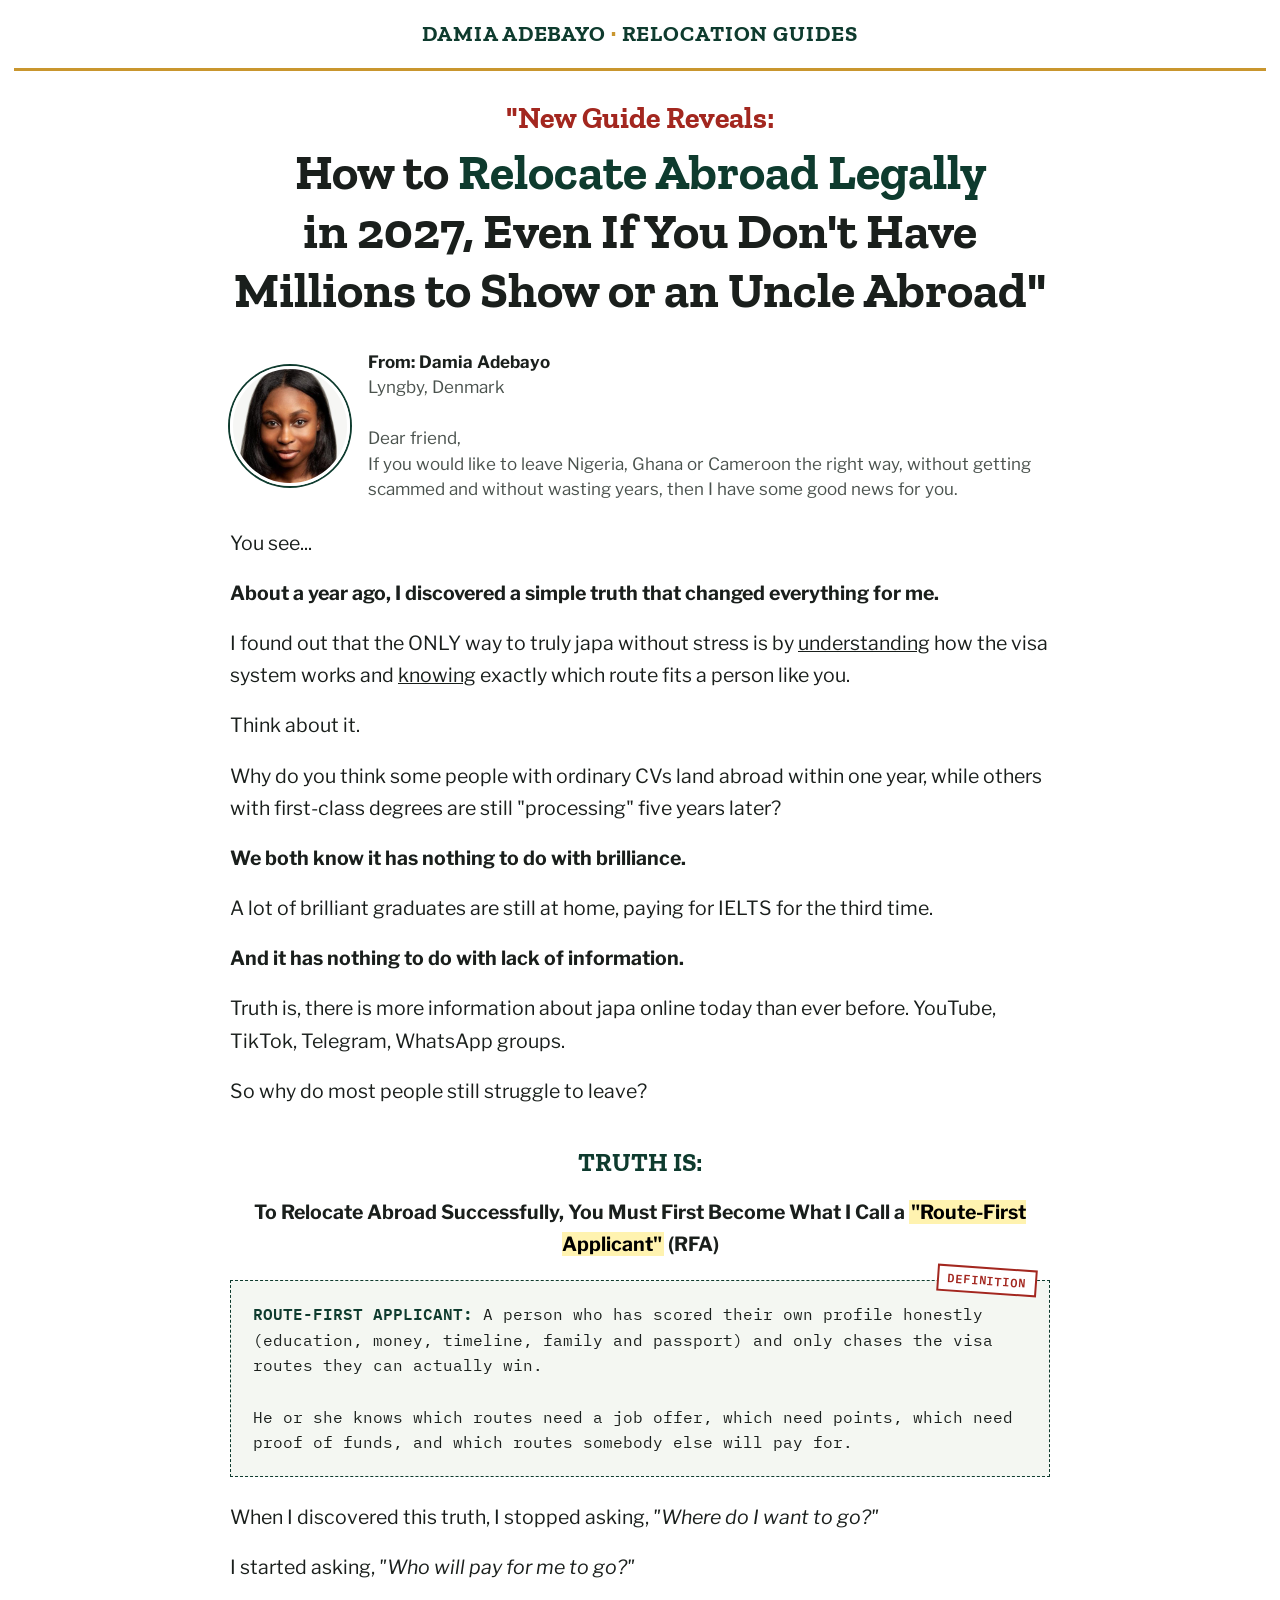
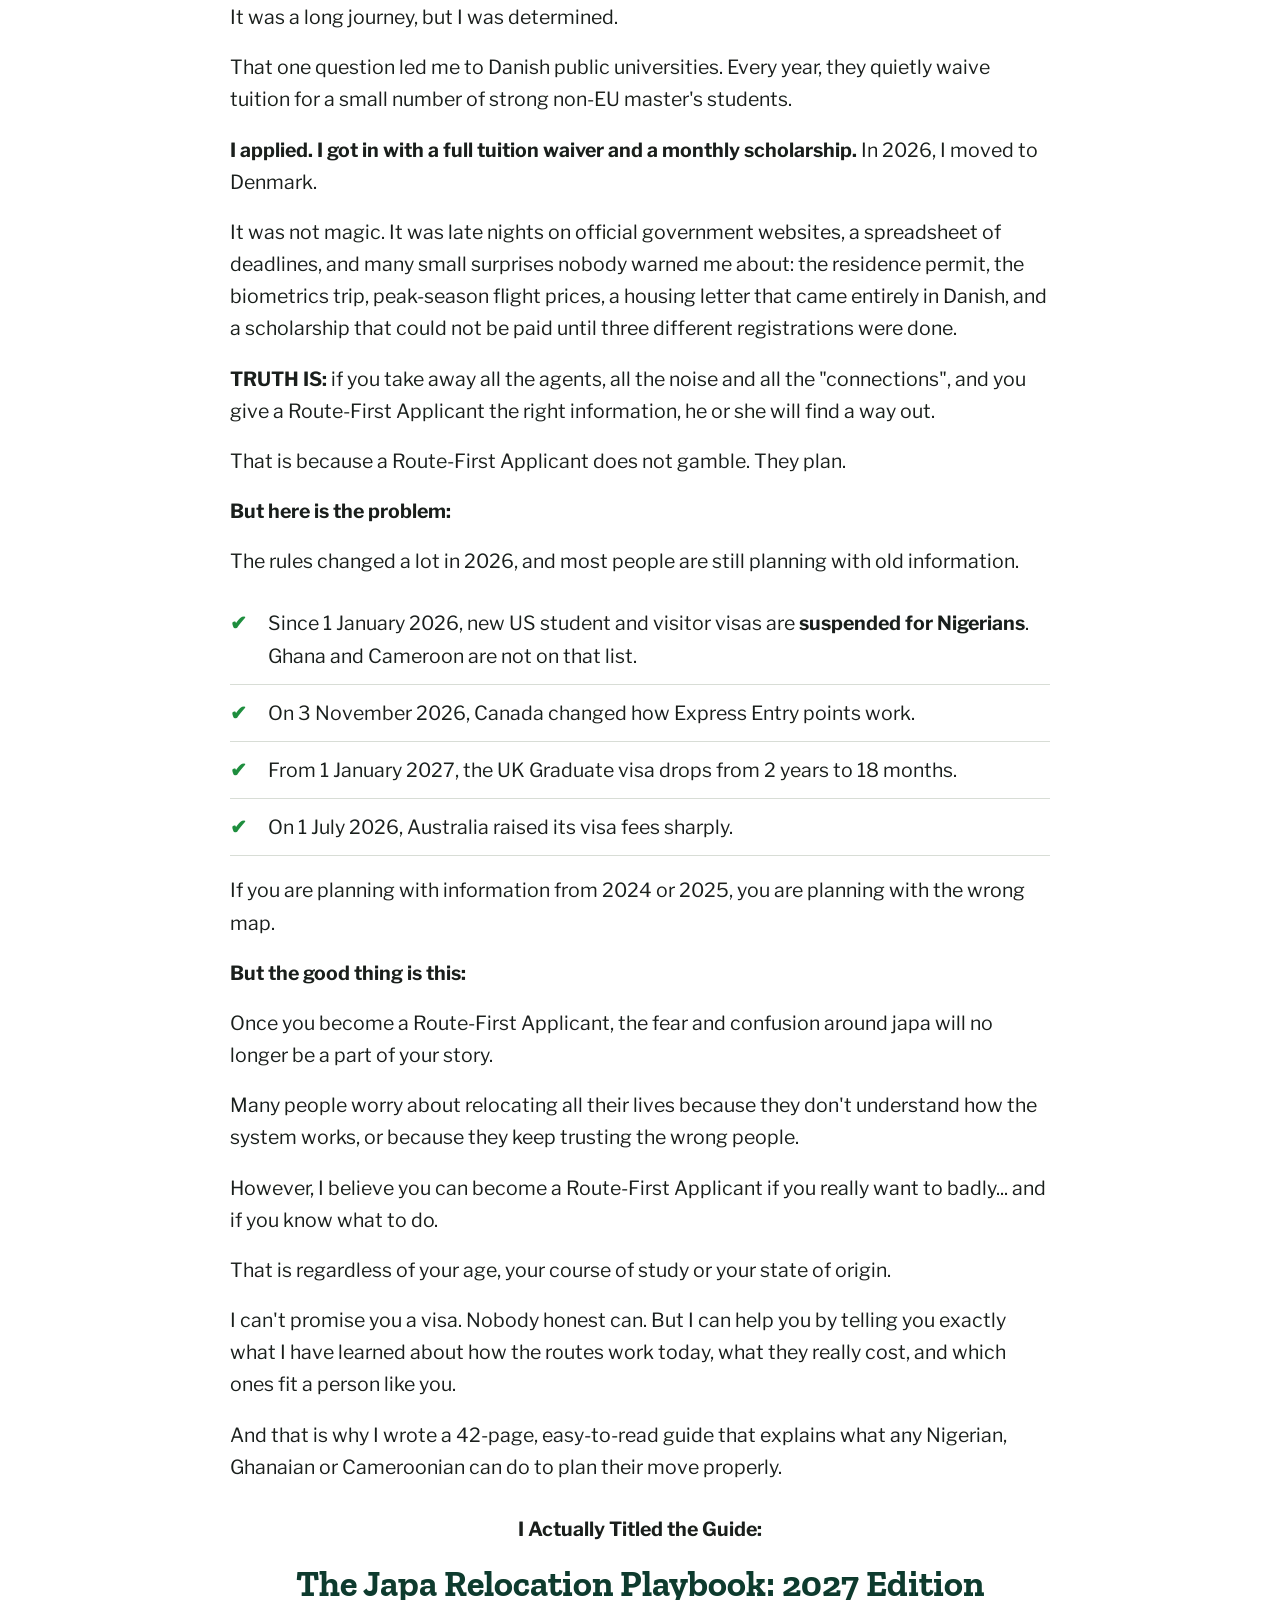
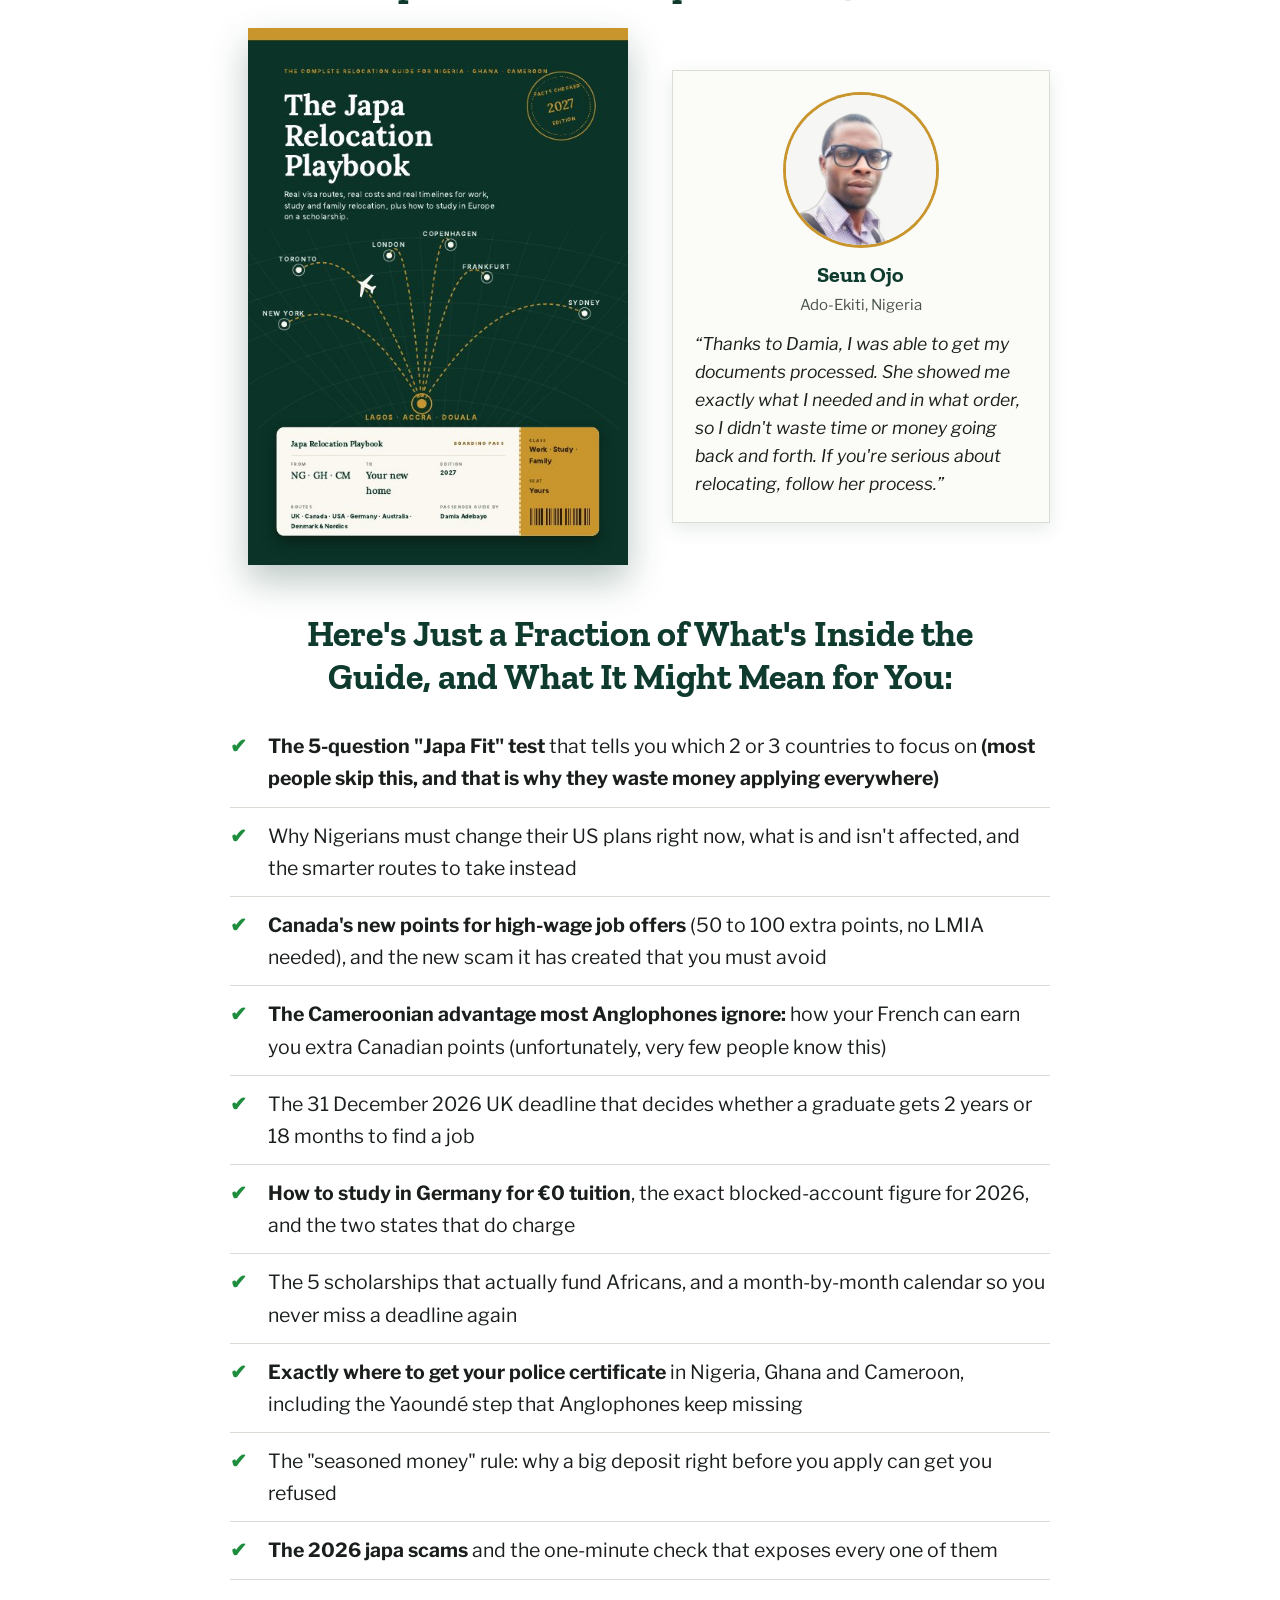
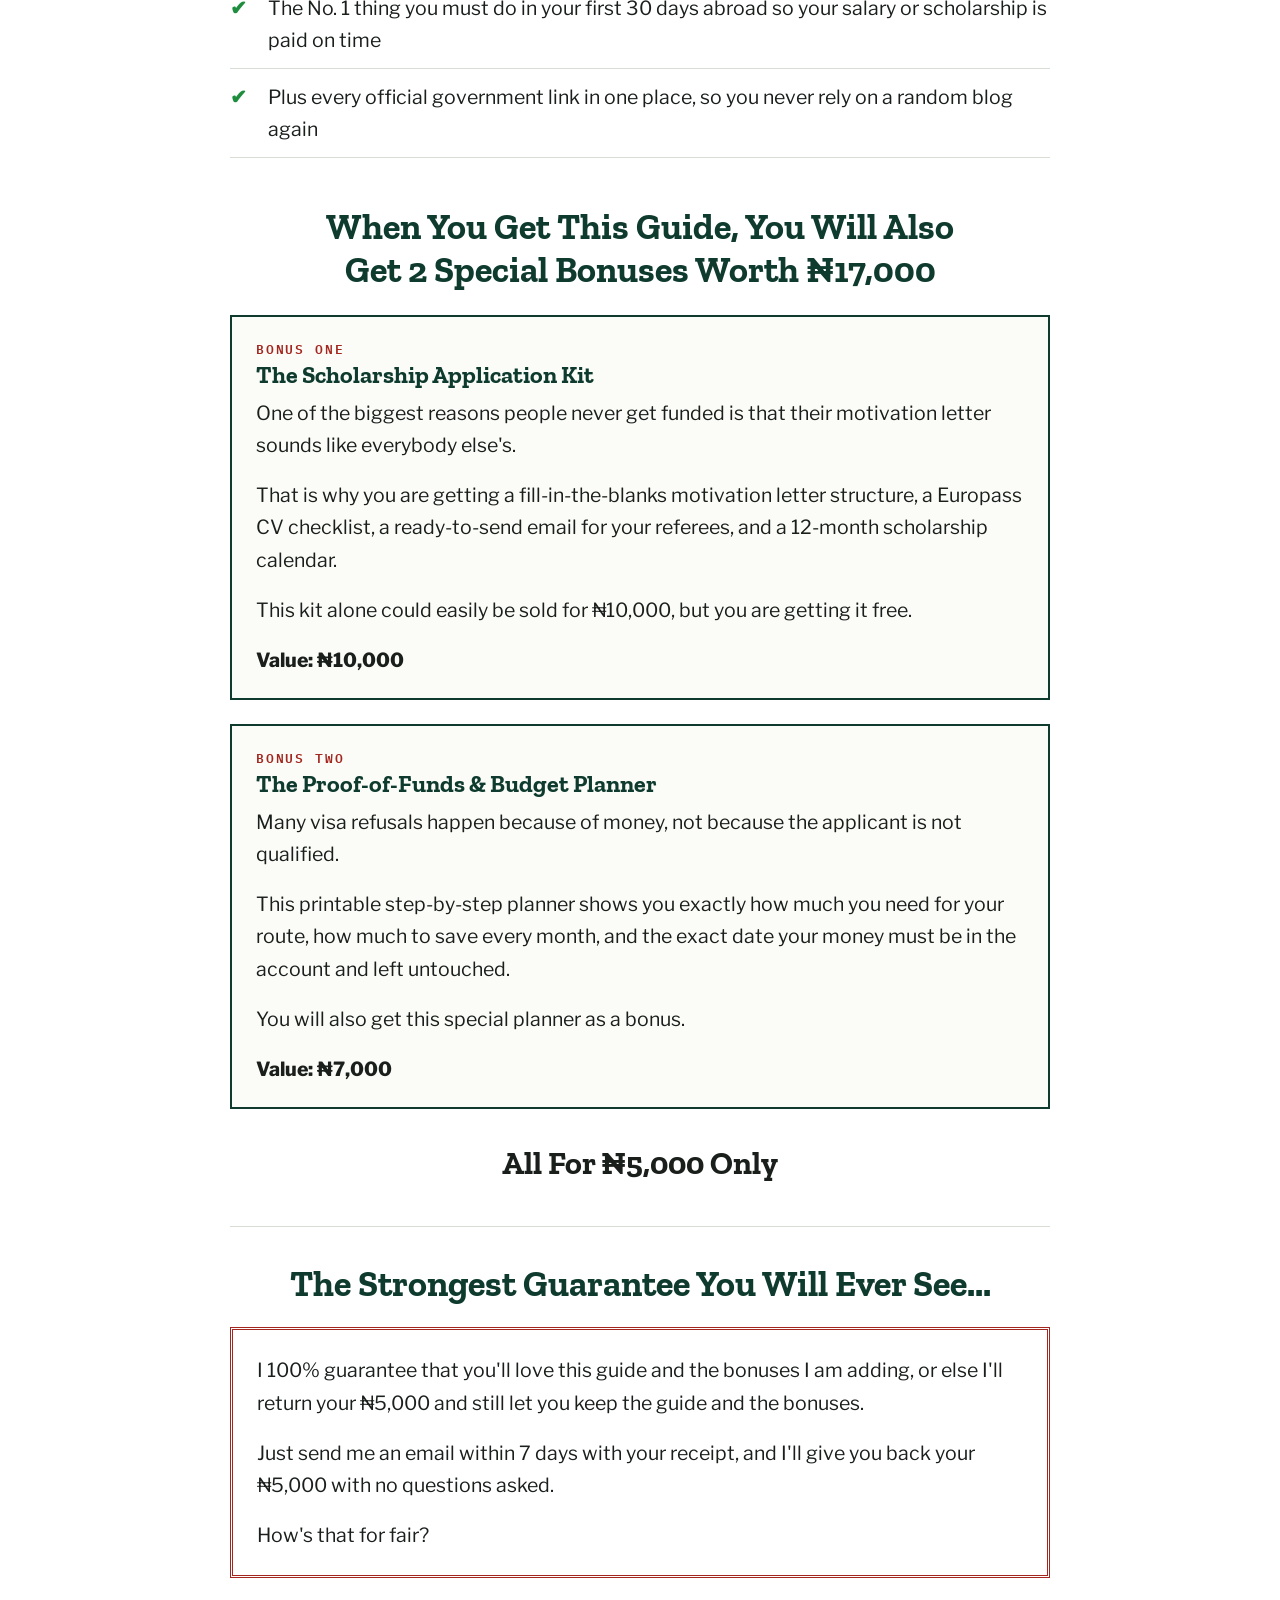
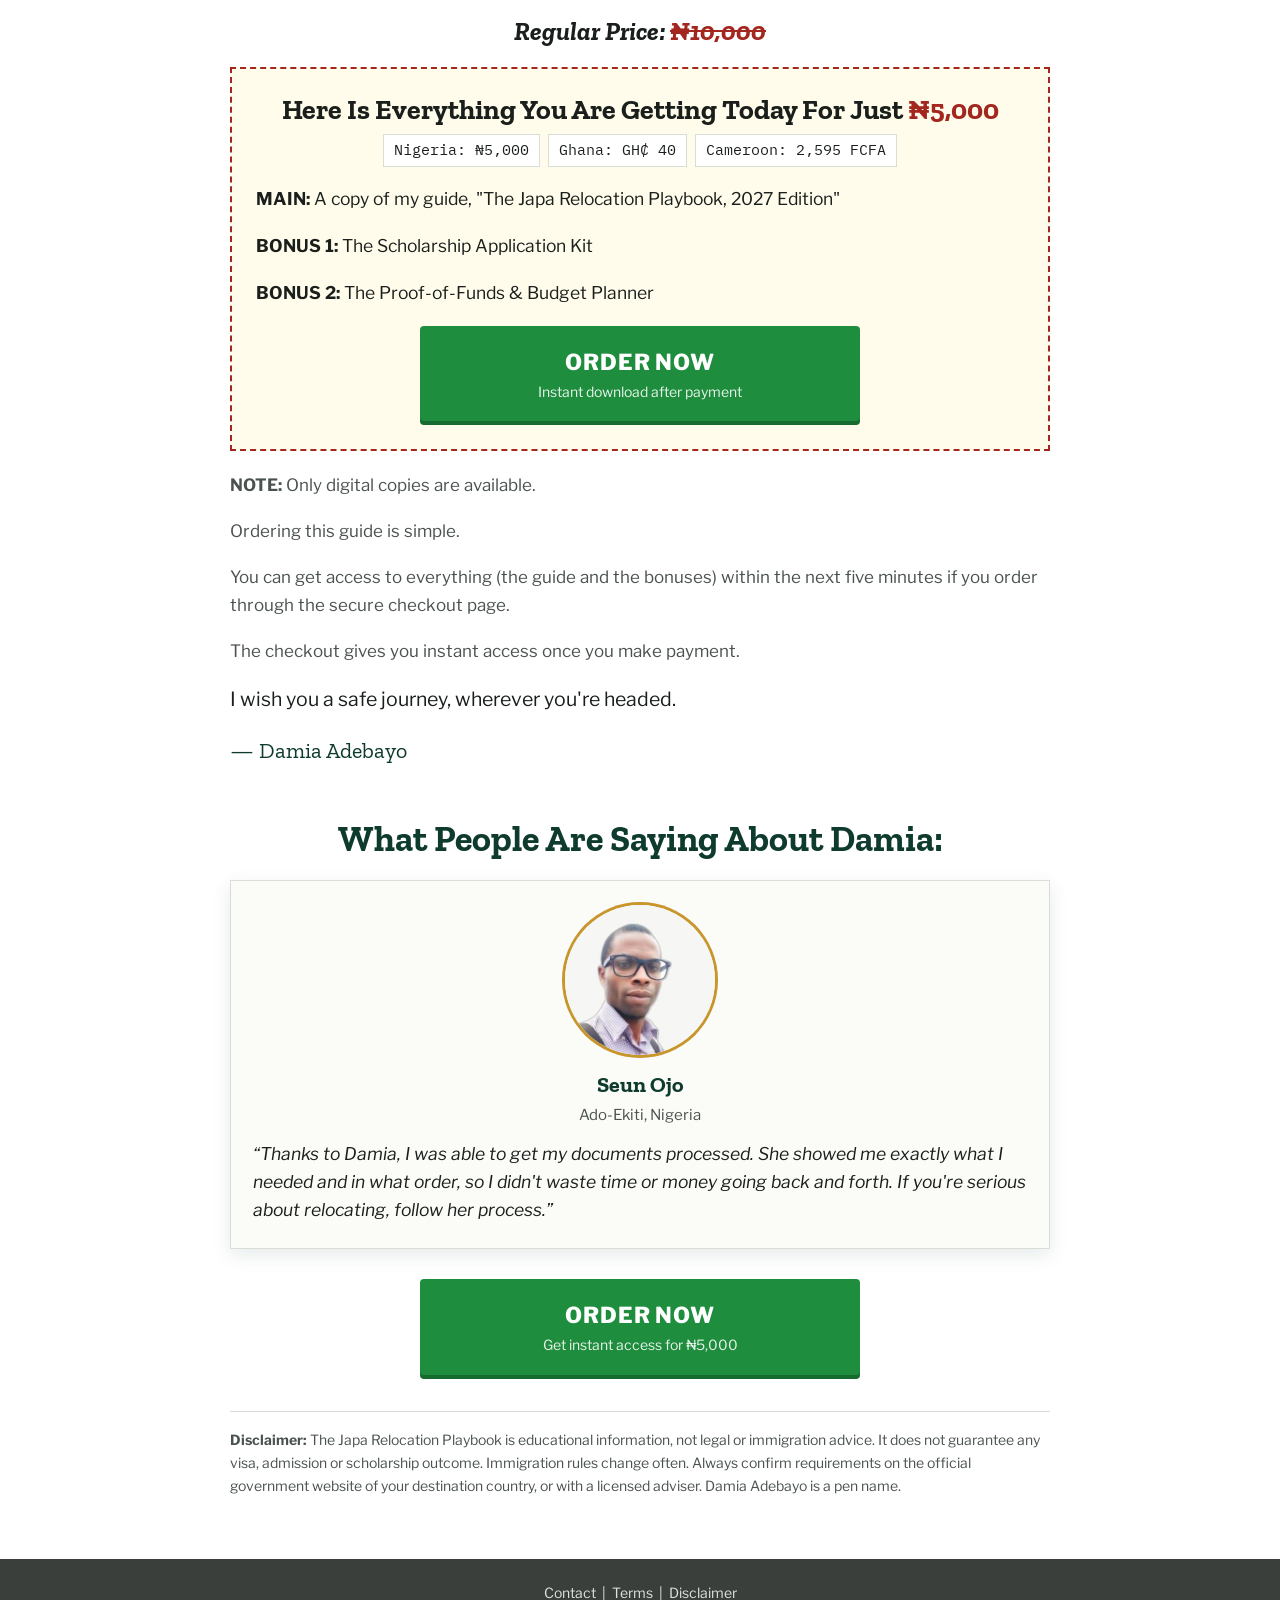
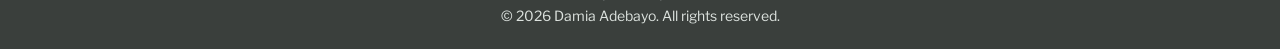
<file: index.html>
<!doctype html>
<html lang="en">
<head>
<meta charset="utf-8">
<meta name="viewport" content="width=device-width, initial-scale=1">
<title>The Japa Relocation Playbook 2027 | Damia Adebayo</title>
<meta name="description" content="The verified visa routes, real costs and scholarships that work for Nigerians, Ghanaians and Cameroonians in 2027.">
<link rel="icon" type="image/svg+xml" href="favicon.svg">
<link rel="icon" type="image/png" sizes="32x32" href="favicon-32.png">
<link rel="apple-touch-icon" href="apple-touch-icon.png">
<meta name="theme-color" content="#0E3B2E">
<link rel="preconnect" href="https://fonts.googleapis.com">
<link rel="stylesheet" href="https://fonts.googleapis.com/css2?family=Zilla+Slab:wght@500;700&family=Libre+Franklin:ital,wght@0,400;0,600;0,800;1,400&family=IBM+Plex+Mono:wght@400;600&display=swap">
<link rel="stylesheet" href="style.css">
<!-- Meta Pixel Code (Japa Playbook - Solidity) -->
<script>
!function(f,b,e,v,n,t,s)
{if(f.fbq)return;n=f.fbq=function(){n.callMethod?
n.callMethod.apply(n,arguments):n.queue.push(arguments)};
if(!f._fbq)f._fbq=n;n.push=n;n.loaded=!0;n.version='2.0';
n.queue=[];t=b.createElement(e);t.async=!0;
t.src=v;s=b.getElementsByTagName(e)[0];
s.parentNode.insertBefore(t,s)}(window, document,'script',
'https://connect.facebook.net/en_US/fbevents.js');
fbq('init', '4680458672211347');
fbq('track', 'PageView');
</script>
<noscript><img height="1" width="1" style="display:none"
src="https://www.facebook.com/tr?id=4680458672211347&ev=PageView&noscript=1"
/></noscript>
<!-- End Meta Pixel Code -->
<!-- Microsoft Clarity -->
<script type="text/javascript">
(function(c,l,a,r,i,t,y){
  c[a]=c[a]||function(){(c[a].q=c[a].q||[]).push(arguments)};
  t=l.createElement(r);t.async=1;t.src="https://www.clarity.ms/tag/"+i;
  y=l.getElementsByTagName(r)[0];y.parentNode.insertBefore(t,y);
})(window, document, "clarity", "script", "zgzs0l7tn5");
</script>
</head>
<body>
<div class="topbar">DAMIA ADEBAYO <span>·</span> RELOCATION GUIDES</div>

<main class="wrap">
  <h1><span class="lbl">"New Guide Reveals:</span>How to <em>Relocate Abroad Legally</em> in 2027, Even If You Don't Have Millions to Show or an Uncle Abroad"</h1>

  <div class="from">
    <img class="seal" alt="Damia Adebayo" src="[data-uri]">
    <div><b>From: Damia Adebayo</b><br>Lyngby, Denmark<br><br>Dear friend,<br>If you would like to leave Nigeria, Ghana or Cameroon the right way, without getting scammed and without wasting years, then I have some good news for you.</div>
  </div>

  <p>You see...</p>
  <p><b>About a year ago, I discovered a simple truth that changed everything for me.</b></p>
  <p>I found out that the ONLY way to truly japa without stress is by <u>understanding</u> how the visa system works and <u>knowing</u> exactly which route fits a person like you.</p>
  <p>Think about it.</p>
  <p>Why do you think some people with ordinary CVs land abroad within one year, while others with first-class degrees are still "processing" five years later?</p>
  <p><b>We both know it has nothing to do with brilliance.</b></p>
  <p>A lot of brilliant graduates are still at home, paying for IELTS for the third time.</p>
  <p><b>And it has nothing to do with lack of information.</b></p>
  <p>Truth is, there is more information about japa online today than ever before. YouTube, TikTok, Telegram, WhatsApp groups.</p>
  <p>So why do most people still struggle to leave?</p>

  <p class="truth">TRUTH IS:</p>
  <p class="c"><b>To Relocate Abroad Successfully, You Must First Become What I Call a <mark>"Route-First Applicant"</mark> (RFA)</b></p>

  <div class="doc">
    <span class="stampmark">DEFINITION</span>
    <span class="k">ROUTE-FIRST APPLICANT:</span> A person who has scored their own profile honestly (education, money, timeline, family and passport) and only chases the visa routes they can actually win.<br><br>
    He or she knows which routes need a job offer, which need points, which need proof of funds, and which routes somebody else will pay for.
  </div>

  <p>When I discovered this truth, I stopped asking, <i>"Where do I want to go?"</i></p>
  <p>I started asking, <i>"Who will pay for me to go?"</i></p>
  <p>It was a long journey, but I was determined.</p>
  <p>That one question led me to Danish public universities. Every year, they quietly waive tuition for a small number of strong non-EU master's students.</p>
  <p><b>I applied. I got in with a full tuition waiver and a monthly scholarship.</b> In 2026, I moved to Denmark.</p>
  <p>It was not magic. It was late nights on official government websites, a spreadsheet of deadlines, and many small surprises nobody warned me about: the residence permit, the biometrics trip, peak-season flight prices, a housing letter that came entirely in Danish, and a scholarship that could not be paid until three different registrations were done.</p>
  <p><b>TRUTH IS:</b> if you take away all the agents, all the noise and all the "connections", and you give a Route-First Applicant the right information, he or she will find a way out.</p>
  <p>That is because a Route-First Applicant does not gamble. They plan.</p>
  <p><b>But here is the problem:</b></p>
  <p>The rules changed a lot in 2026, and most people are still planning with old information.</p>
  <ul class="bullets">
    <li><span>Since 1 January 2026, new US student and visitor visas are <b>suspended for Nigerians</b>. Ghana and Cameroon are not on that list.</span></li>
    <li><span>On 3 November 2026, Canada changed how Express Entry points work.</span></li>
    <li><span>From 1 January 2027, the UK Graduate visa drops from 2 years to 18 months.</span></li>
    <li><span>On 1 July 2026, Australia raised its visa fees sharply.</span></li>
  </ul>
  <p style="margin-top:18px">If you are planning with information from 2024 or 2025, you are planning with the wrong map.</p>
  <p><b>But the good thing is this:</b></p>
  <p>Once you become a Route-First Applicant, the fear and confusion around japa will no longer be a part of your story.</p>
  <p>Many people worry about relocating all their lives because they don't understand how the system works, or because they keep trusting the wrong people.</p>
  <p>However, I believe you can become a Route-First Applicant if you really want to badly... and if you know what to do.</p>
  <p>That is regardless of your age, your course of study or your state of origin.</p>
  <p>I can't promise you a visa. Nobody honest can. But I can help you by telling you exactly what I have learned about how the routes work today, what they really cost, and which ones fit a person like you.</p>
  <p>And that is why I wrote a 42-page, easy-to-read guide that explains what any Nigerian, Ghanaian or Cameroonian can do to plan their move properly.</p>

  <p class="c" style="margin-top:30px"><b>I Actually Titled the Guide:</b></p>
  <h2 style="margin-top:4px">The Japa Relocation Playbook: 2027 Edition</h2>

  <div class="reveal">
    <img class="cover" alt="Cover of The Japa Relocation Playbook, 2027 Edition, by Damia Adebayo" src="[data-uri]">
    <div class="testi">
      <img class="ph" alt="Seun Ojo" src="[data-uri]">
      <div class="nm">Seun Ojo</div>
      <div class="rl">Ado-Ekiti, Nigeria</div>
      <q>Thanks to Damia, I was able to get my documents processed. She showed me exactly what I needed and in what order, so I didn't waste time or money going back and forth. If you're serious about relocating, follow her process.</q>
    </div>
  </div>

  <h2>Here's Just a Fraction of What's Inside the Guide, and What It Might Mean for You:</h2>
  <ul class="bullets">
    <li><span><b>The 5-question "Japa Fit" test</b> that tells you which 2 or 3 countries to focus on <b>(most people skip this, and that is why they waste money applying everywhere)</b></span></li>
    <li><span>Why Nigerians must change their US plans right now, what is and isn't affected, and the smarter routes to take instead</span></li>
    <li><span><b>Canada's new points for high-wage job offers</b> (50 to 100 extra points, no LMIA needed), and the new scam it has created that you must avoid</span></li>
    <li><span><b>The Cameroonian advantage most Anglophones ignore:</b> how your French can earn you extra Canadian points (unfortunately, very few people know this)</span></li>
    <li><span>The 31 December 2026 UK deadline that decides whether a graduate gets 2 years or 18 months to find a job</span></li>
    <li><span><b>How to study in Germany for €0 tuition</b>, the exact blocked-account figure for 2026, and the two states that do charge</span></li>
    <li><span>The 5 scholarships that actually fund Africans, and a month-by-month calendar so you never miss a deadline again</span></li>
    <li><span><b>Exactly where to get your police certificate</b> in Nigeria, Ghana and Cameroon, including the Yaoundé step that Anglophones keep missing</span></li>
    <li><span>The "seasoned money" rule: why a big deposit right before you apply can get you refused</span></li>
    <li><span><b>The 2026 japa scams</b> and the one-minute check that exposes every one of them</span></li>
    <li><span>The No. 1 thing you must do in your first 30 days abroad so your salary or scholarship is paid on time</span></li>
    <li><span>Plus every official government link in one place, so you never rely on a random blog again</span></li>
  </ul>

  <h2>When You Get This Guide, You Will Also Get 2 Special Bonuses Worth <span data-p="bonusTotal"></span></h2>

  <div class="bonus">
    <div class="tag">BONUS ONE</div>
    <h3>The Scholarship Application Kit</h3>
    <p>One of the biggest reasons people never get funded is that their motivation letter sounds like everybody else's.</p>
    <p>That is why you are getting a fill-in-the-blanks motivation letter structure, a Europass CV checklist, a ready-to-send email for your referees, and a 12-month scholarship calendar.</p>
    <p>This kit alone could easily be sold for <span data-p="bonus1"></span>, but you are getting it free.</p>
    <p class="val">Value: <span data-p="bonus1"></span></p>
  </div>

  <div class="bonus">
    <div class="tag">BONUS TWO</div>
    <h3>The Proof-of-Funds &amp; Budget Planner</h3>
    <p>Many visa refusals happen because of money, not because the applicant is not qualified.</p>
    <p>This printable step-by-step planner shows you exactly how much you need for your route, how much to save every month, and the exact date your money must be in the account and left untouched.</p>
    <p>You will also get this special planner as a bonus.</p>
    <p class="val">Value: <span data-p="bonus2"></span></p>
  </div>

  <p class="allfor">All For <span data-p="now"></span> Only</p>

  <hr>
  <h2 style="margin-top:0">The Strongest Guarantee You Will Ever See...</h2>
  <div class="guarantee">
    <p>I 100% guarantee that you'll love this guide and the bonuses I am adding, or else I'll return your <span data-p="now"></span> and still let you keep the guide and the bonuses.</p>
    <p>Just send me an email within 7 days with your receipt, and I'll give you back your <span data-p="now"></span> with no questions asked.</p>
    <p style="margin:0">How's that for fair?</p>
  </div>

  <div class="price">
    <div class="old">Regular Price: <s data-p="old"></s></div>
  </div>

  <div class="summary" id="order">
    <h3>Here Is Everything You Are Getting Today For Just <span class="now" data-p="now"></span></h3>
    <div class="cur"><span data-p="ng"></span><span data-p="gh"></span><span data-p="cm"></span></div>
    <p><b>MAIN:</b> A copy of my guide, "The Japa Relocation Playbook, 2027 Edition"</p>
    <p><b>BONUS 1:</b> The Scholarship Application Kit</p>
    <p><b>BONUS 2:</b> The Proof-of-Funds &amp; Budget Planner</p>
    <a class="btn js-order" href="#order">ORDER NOW<small>Instant download after payment</small></a>
  </div>

  <p class="note"><b>NOTE:</b> Only digital copies are available.</p>
  <p class="note">Ordering this guide is simple.</p>
  <p class="note">You can get access to everything (the guide and the bonuses) within the next five minutes if you order through the secure checkout page.</p>
  <p class="note">The checkout gives you instant access once you make payment.</p>
  <p>I wish you a safe journey, wherever you're headed.</p>
  <p style="font-family:var(--display);font-size:22px;color:var(--green);margin-bottom:10px">— Damia Adebayo</p>

  <h2>What People Are Saying About Damia:</h2>
  <div class="reviews" id="reviews"></div>

  <a class="btn js-order" href="#order">ORDER NOW<small>Get instant access for <span data-p="now"></span></small></a>

  <p class="disclaimer"><b>Disclaimer:</b> The Japa Relocation Playbook is educational information, not legal or immigration advice. It does not guarantee any visa, admission or scholarship outcome. Immigration rules change often. Always confirm requirements on the official government website of your destination country, or with a licensed adviser. Damia Adebayo is a pen name.</p>
</main>

<footer>Contact &nbsp;|&nbsp; Terms &nbsp;|&nbsp; Disclaimer<br>© 2026 Damia Adebayo. All rights reserved.</footer>

<script>
/* ===== EDIT THESE BEFORE LAUNCH ===== */
const CONFIG = {
  checkoutUrl: "https://selar.com/681j17d282",  // Selar checkout link
  now:   "₦5,000",            // today's price shown in headlines
  old:   "₦10,000",           // crossed-out regular price
  ng:    "Nigeria: ₦5,000",
  gh:    "Ghana: GH₵ 40",
  cm:    "Cameroon: 2,595 FCFA",
  bonus1:"₦10,000",
  bonus2:"₦7,000",
  bonusTotal:"₦17,000",
  // Real reviews only, with each person's permission. Add more objects to show more cards.
  reviews: [
    { name: "Seun Ojo", place: "Ado-Ekiti, Nigeria", photo: "seun",
      text: "Thanks to Damia, I was able to get my documents processed. She showed me exactly what I needed and in what order, so I didn't waste time or money going back and forth. If you're serious about relocating, follow her process." }
  ]
};
const PHOTOS = { seun: "[data-uri]" };
/* ==================================== */
document.querySelectorAll("[data-p]").forEach(el => { el.textContent = CONFIG[el.dataset.p] || ""; });
const box = document.getElementById("reviews");
CONFIG.reviews.forEach(r => {
  const d = document.createElement("div"); d.className = "testi";
  if (PHOTOS[r.photo] || r.photo) { const i = document.createElement("img"); i.className = "ph"; i.alt = r.name; i.src = PHOTOS[r.photo] || r.photo; d.appendChild(i); }
  const n = document.createElement("div"); n.className = "nm"; n.textContent = r.name; d.appendChild(n);
  const p = document.createElement("div"); p.className = "rl"; p.textContent = r.place; d.appendChild(p);
  const q = document.createElement("q"); q.textContent = r.text; d.appendChild(q);
  box.appendChild(d);
});
if (CONFIG.checkoutUrl) {
  document.querySelectorAll(".js-order").forEach(a => { a.href = CONFIG.checkoutUrl; a.target = "_blank"; a.rel = "noopener"; });
}
/* Meta Pixel: tell Facebook when someone taps ORDER NOW and heads to Selar */
document.querySelectorAll(".js-order").forEach(a => {
  a.addEventListener("click", () => {
    if (window.fbq) fbq("track", "InitiateCheckout", {
      content_name: "The Japa Relocation Playbook 2027",
      value: 5000, currency: "NGN"
    });
  });
});
</script>

</body>
</html>
</file>
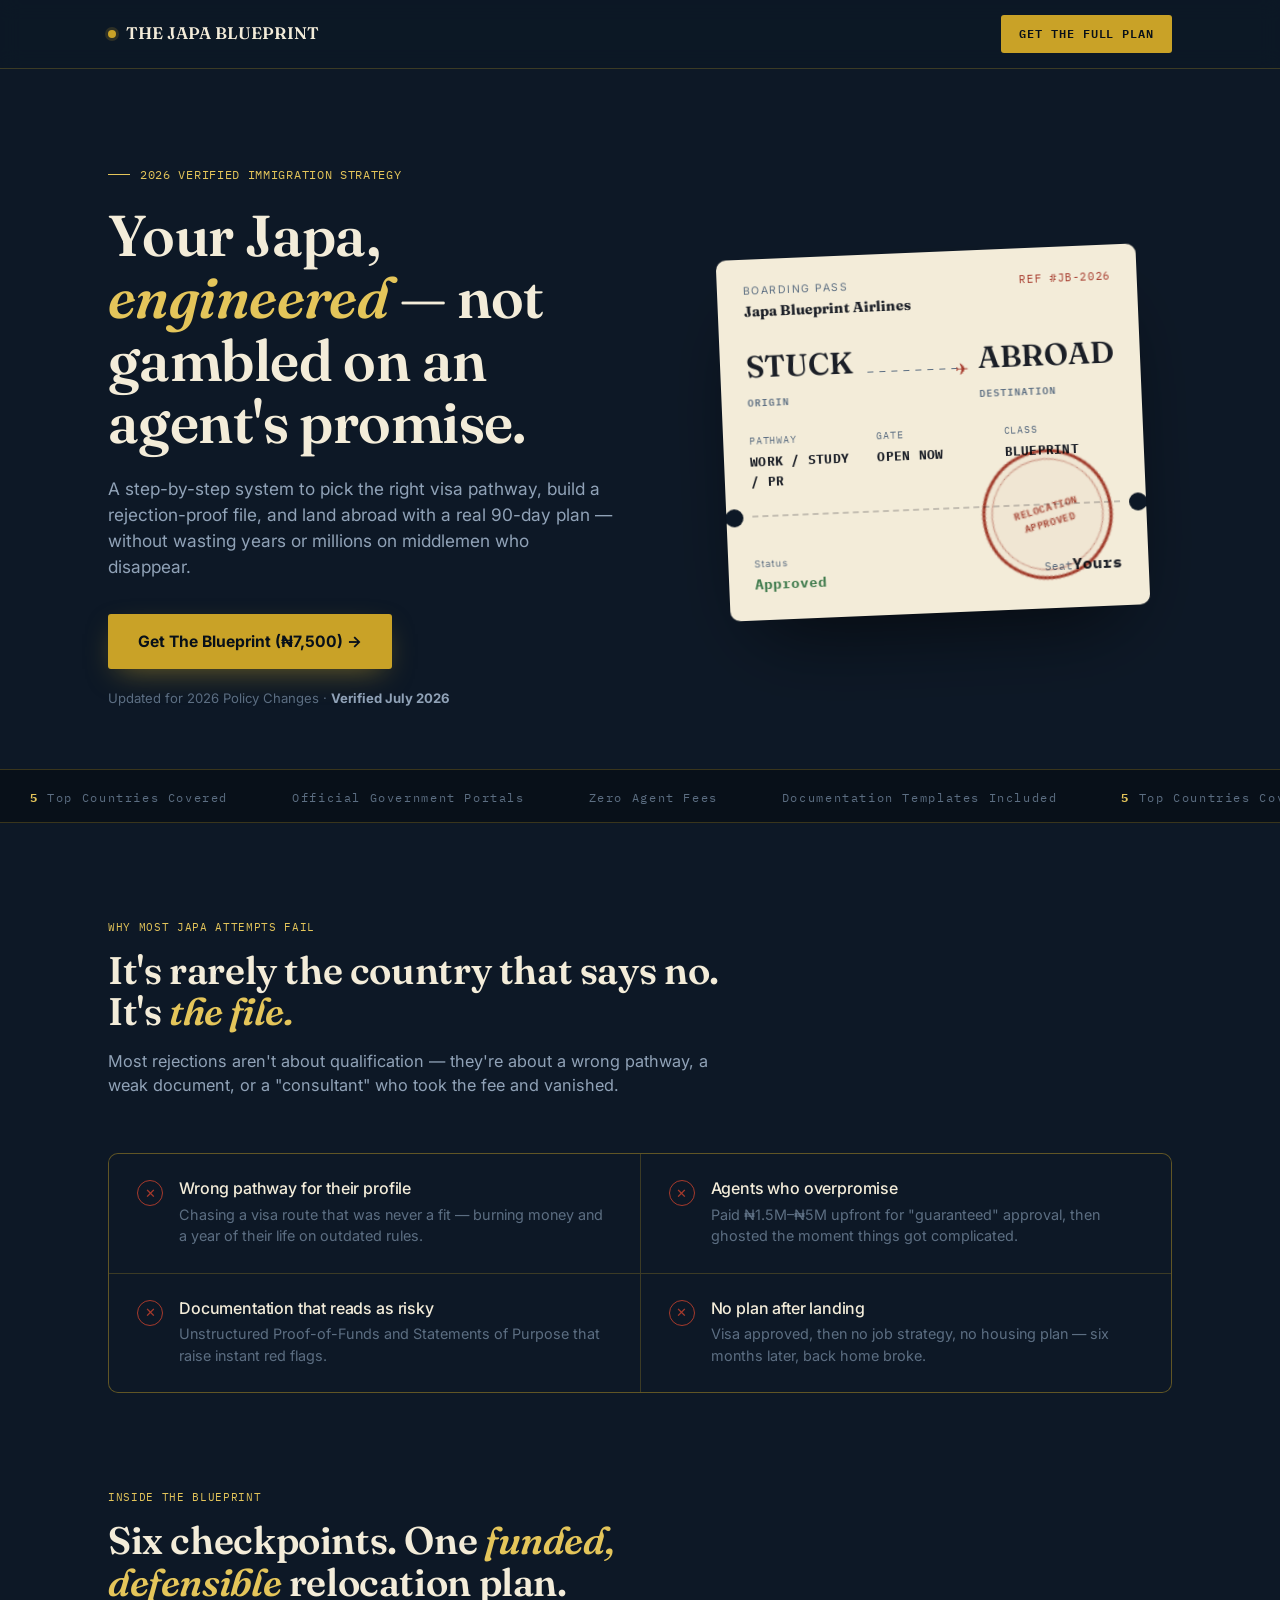
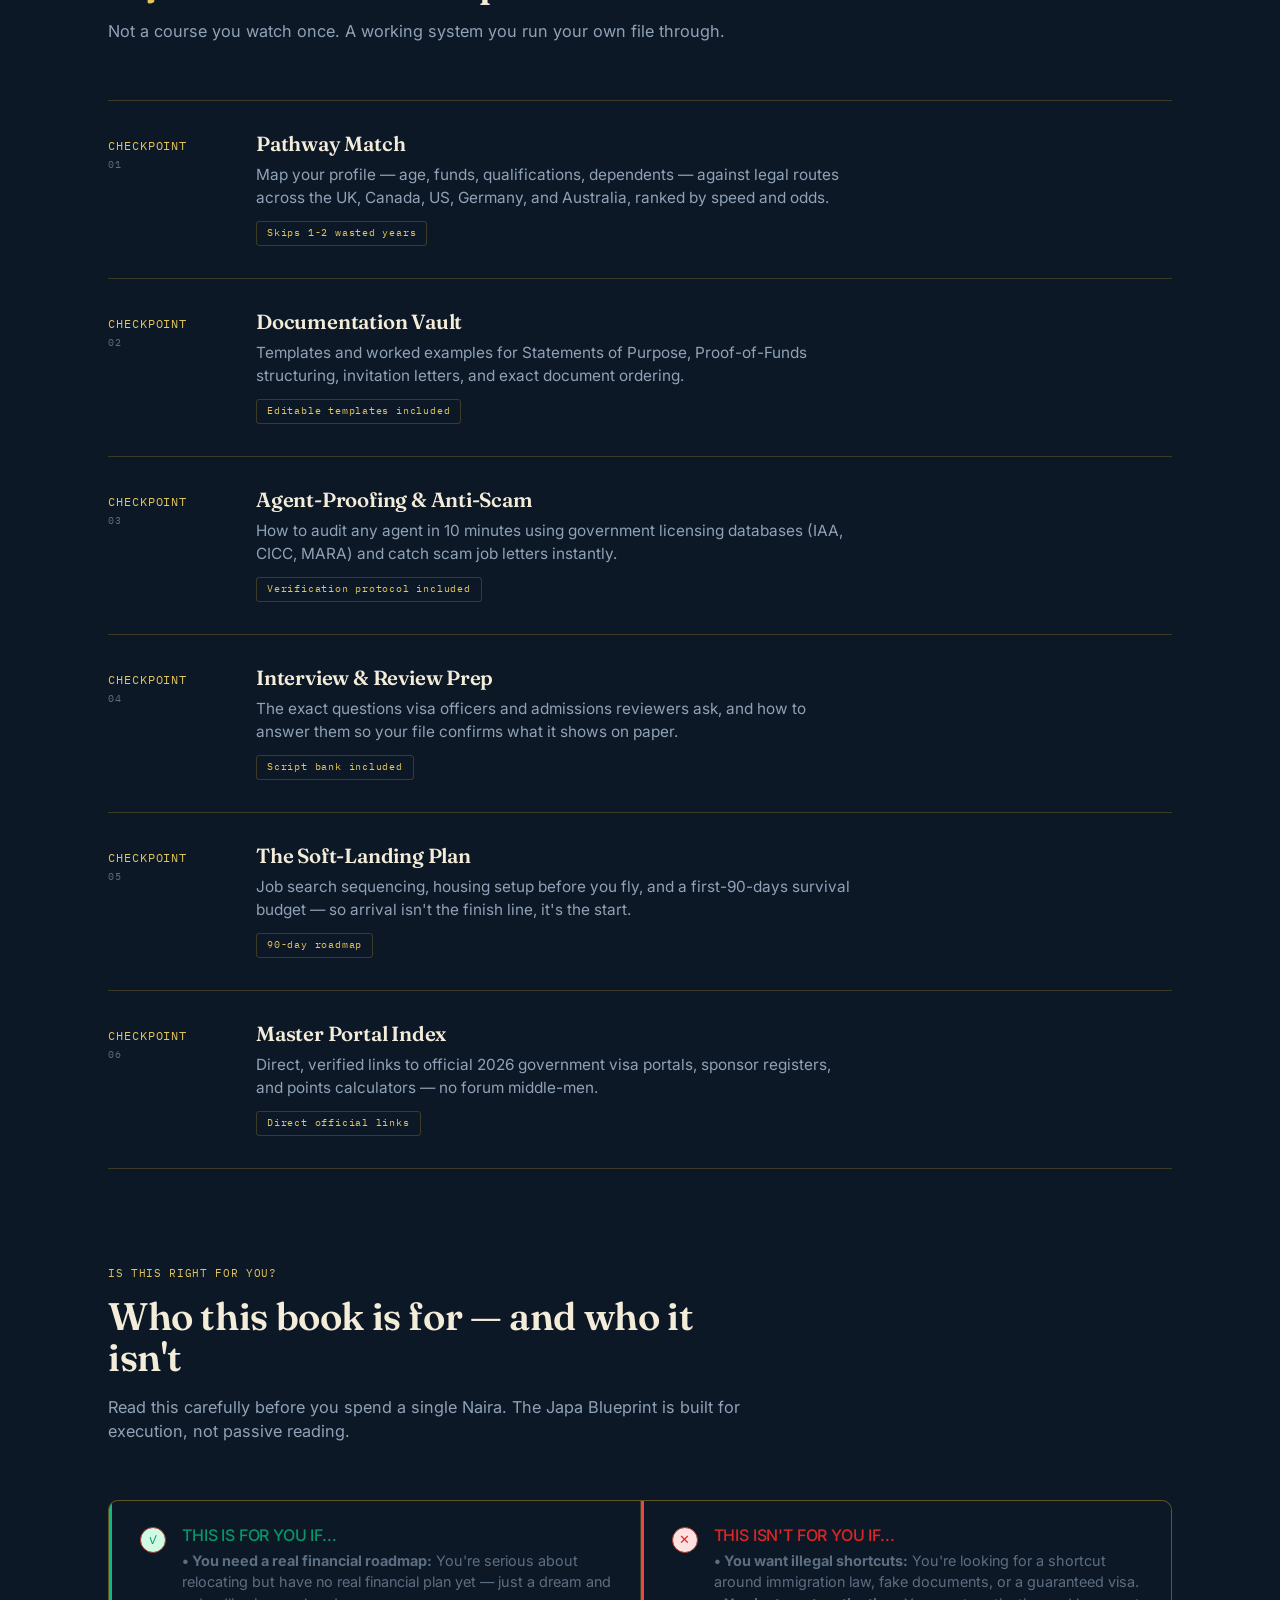
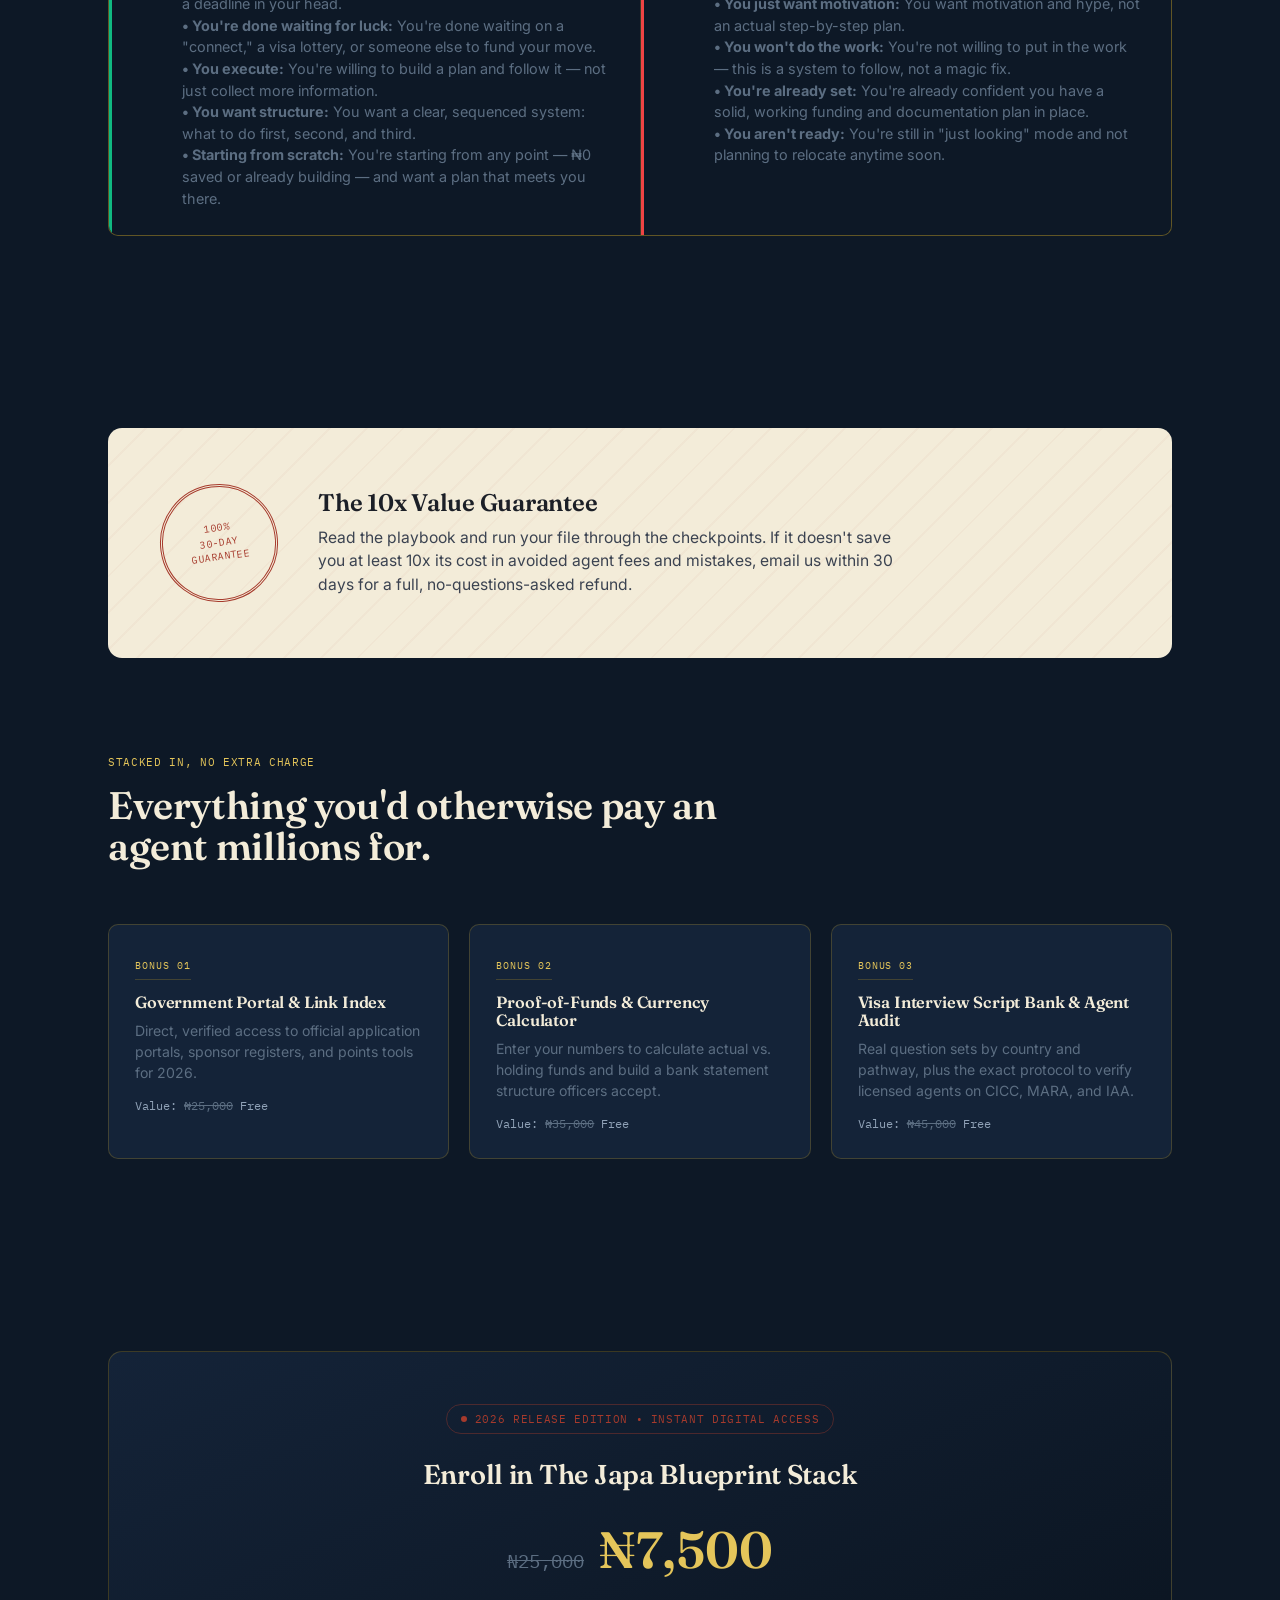
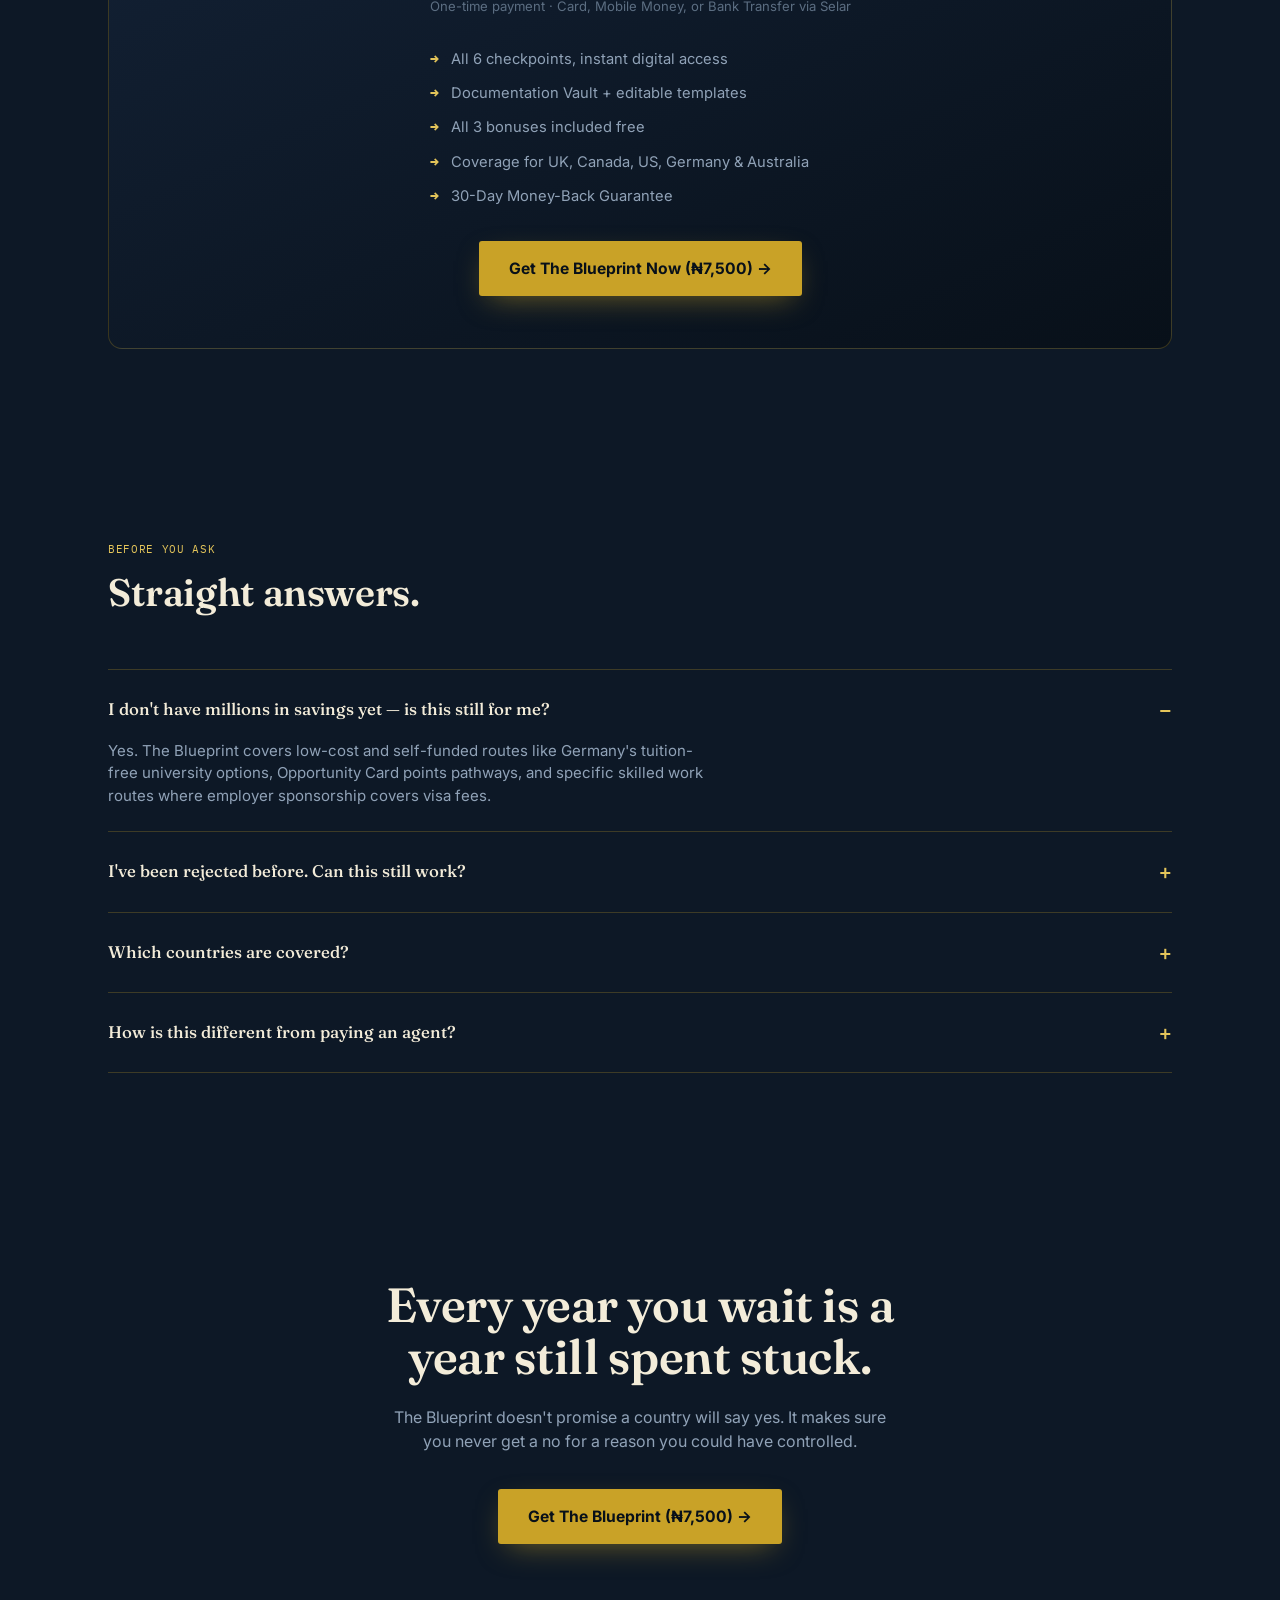
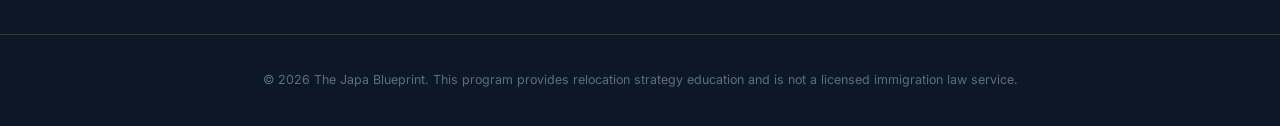
<file: old-site/index.html>
<!DOCTYPE html>
<html lang="en">
<head>
  <meta charset="UTF-8">
  <meta name="viewport" content="width=device-width, initial-scale=1.0">
  <title>The Japa Blueprint — Relocation, Engineered</title>
  <link rel="preconnect" href="https://fonts.googleapis.com">
  <link rel="preconnect" href="https://fonts.gstatic.com" crossorigin>
  <link href="https://fonts.googleapis.com/css2?family=Fraunces:ital,opsz,wght@0,9..144,400;0,9..144,500;0,9..144,600;0,9..144,700;1,9..144,500&family=Inter:wght@400;500;600;700;800&family=IBM+Plex+Mono:wght@400;500;600&display=swap" rel="stylesheet">
  <link rel="stylesheet" href="style.css">

  <!-- Meta Pixel Code -->
<script>
!function(f,b,e,v,n,t,s)
{if(f.fbq)return;n=f.fbq=function(){n.callMethod?
n.callMethod.apply(n,arguments):n.queue.push(arguments)};
if(!f._fbq)f._fbq=n;n.push=n;n.loaded=!0;n.version='2.0';
n.queue=[];t=b.createElement(e);t.async=!0;
t.src=v;s=b.getElementsByTagName(e)[0];
s.parentNode.insertBefore(t,s)}(window, document,'script',
'https://connect.facebook.net/en_US/fbevents.js');
fbq('init', '1375475921385431');
fbq('track', 'PageView');
</script>
<noscript><img height="1" width="1" style="display:none"
src="https://www.facebook.com/tr?id=1375475921385431&ev=PageView&noscript=1"
/></noscript>
<!-- End Meta Pixel Code -->
</head>
<body>

  <nav class="nav">
    <div class="wrap">
      <div class="nav-mark"><span class="dot"></span> THE JAPA BLUEPRINT</div>
      <a href="https://selar.com/681j17d282"  class="nav-cta">GET THE FULL PLAN</a>
    </div>
  </nav>

  <section class="hero">
    <div class="wrap hero-grid">
      <div>
        <div class="eyebrow mono">2026 VERIFIED IMMIGRATION STRATEGY</div>
        <h1>Your Japa, <em>engineered</em> — not gambled on an agent's promise.</h1>
        <p class="lede">A step-by-step system to pick the right visa pathway, build a rejection-proof file, and land abroad with a real 90-day plan — without wasting years or millions on middlemen who disappear.</p>
        <div class="hero-ctas">
          <a href="https://selar.com/681j17d282" " class="btn-primary">Get The Blueprint (₦7,500) →</a>
          <div class="hero-note">Updated for 2026 Policy Changes · <strong>Verified July 2026</strong></div>
        </div>
      </div>

      <div class="pass-stage">
        <div class="pass">
          <div class="pass-top">
            <div class="pass-row">
              <div class="pass-brand">BOARDING PASS<b>Japa Blueprint Airlines</b></div>
              <div class="pass-code mono">REF #JB-2026</div>
            </div>
            <div class="pass-route">
              <div class="pass-city">STUCK<small>Origin</small></div>
              <div class="pass-plane"></div>
              <div class="pass-city">ABROAD<small>Destination</small></div>
            </div>
            <div class="pass-meta mono">
              <div>Pathway<b>Work / Study / PR</b></div>
              <div>Gate<b>Open Now</b></div>
              <div>Class<b>Blueprint</b></div>
            </div>
            <div class="pass-perf"></div>
          </div>
          <div class="pass-bottom">
            <div class="pass-status">Status<b>Approved</b></div>
            <div class="pass-seat">Seat<b>Yours</b></div>
          </div>
          <div class="stamp">RELOCATION<br>APPROVED</div>
        </div>
      </div>
    </div>
  </section>

  <div class="strip">
    <div class="strip-track">
      <span><b>5</b> Top Countries Covered</span>
      <span>Official Government Portals</span>
      <span>Zero Agent Fees</span>
      <span>Documentation Templates Included</span>
      <span><b>5</b> Top Countries Covered</span>
      <span>Official Government Portals</span>
      <span>Zero Agent Fees</span>
      <span>Documentation Templates Included</span>
    </div>
  </div>

  <section class="sec">
    <div class="wrap">
      <div class="sec-head">
        <div class="sec-eyebrow mono">Why Most Japa Attempts Fail</div>
        <h2>It's rarely the country that says no. It's <em>the file.</em></h2>
        <p class="sub">Most rejections aren't about qualification — they're about a wrong pathway, a weak document, or a "consultant" who took the fee and vanished.</p>
      </div>
      <div class="problem-grid">
        <div class="problem-item"><div class="x">✕</div><div><h4>Wrong pathway for their profile</h4><p>Chasing a visa route that was never a fit — burning money and a year of their life on outdated rules.</p></div></div>
        <div class="problem-item"><div class="x">✕</div><div><h4>Agents who overpromise</h4><p>Paid ₦1.5M–₦5M upfront for "guaranteed" approval, then ghosted the moment things got complicated.</p></div></div>
        <div class="problem-item"><div class="x">✕</div><div><h4>Documentation that reads as risky</h4><p>Unstructured Proof-of-Funds and Statements of Purpose that raise instant red flags.</p></div></div>
        <div class="problem-item"><div class="x">✕</div><div><h4>No plan after landing</h4><p>Visa approved, then no job strategy, no housing plan — six months later, back home broke.</p></div></div>
      </div>
    </div>
  </section>

  <section class="sec" style="padding-top:0;">
    <div class="wrap">
      <div class="sec-head">
        <div class="sec-eyebrow mono">Inside The Blueprint</div>
        <h2>Six checkpoints. One <em>funded, defensible</em> relocation plan.</h2>
        <p class="sub">Not a course you watch once. A working system you run your own file through.</p>
      </div>
      <div class="checkpoints">
        <div class="cp">
          <div class="cp-num">CHECKPOINT<span>01</span></div>
          <div><h3>Pathway Match</h3><p>Map your profile — age, funds, qualifications, dependents — against legal routes across the UK, Canada, US, Germany, and Australia, ranked by speed and odds.</p><span class="cp-tag">Skips 1-2 wasted years</span></div>
        </div>
        <div class="cp">
          <div class="cp-num">CHECKPOINT<span>02</span></div>
          <div><h3>Documentation Vault</h3><p>Templates and worked examples for Statements of Purpose, Proof-of-Funds structuring, invitation letters, and exact document ordering.</p><span class="cp-tag">Editable templates included</span></div>
        </div>
        <div class="cp">
          <div class="cp-num">CHECKPOINT<span>03</span></div>
          <div><h3>Agent-Proofing & Anti-Scam</h3><p>How to audit any agent in 10 minutes using government licensing databases (IAA, CICC, MARA) and catch scam job letters instantly.</p><span class="cp-tag">Verification protocol included</span></div>
        </div>
        <div class="cp">
          <div class="cp-num">CHECKPOINT<span>04</span></div>
          <div><h3>Interview & Review Prep</h3><p>The exact questions visa officers and admissions reviewers ask, and how to answer them so your file confirms what it shows on paper.</p><span class="cp-tag">Script bank included</span></div>
        </div>
        <div class="cp">
          <div class="cp-num">CHECKPOINT<span>05</span></div>
          <div><h3>The Soft-Landing Plan</h3><p>Job search sequencing, housing setup before you fly, and a first-90-days survival budget — so arrival isn't the finish line, it's the start.</p><span class="cp-tag">90-day roadmap</span></div>
        </div>
        <div class="cp">
          <div class="cp-num">CHECKPOINT<span>06</span></div>
          <div><h3>Master Portal Index</h3><p>Direct, verified links to official 2026 government visa portals, sponsor registers, and points calculators — no forum middle-men.</p><span class="cp-tag">Direct official links</span></div>
        </div>
      </div>
    </div>
  </section>

  <!-- WHO THIS IS FOR / NOT FOR SECTION -->
  <section class="sec" style="padding-top:0;">
    <div class="wrap">
      <div class="sec-head">
        <div class="sec-eyebrow mono">Is This Right For You?</div>
        <h2>Who this book is for — and who it isn't</h2>
        <p class="sub">Read this carefully before you spend a single Naira. The Japa Blueprint is built for execution, not passive reading.</p>
      </div>
      <div class="problem-grid">
        <div class="problem-item" style="border-left: 3px solid #10B981;">
          <div class="x" style="background:#D1FAE5; color:#059669;">✓</div>
          <div>
            <h4 style="color:#059669;">THIS IS FOR YOU IF...</h4>
            <p><strong>• You need a real financial roadmap:</strong> You're serious about relocating but have no real financial plan yet — just a dream and a deadline in your head.</p>
            <p><strong>• You're done waiting for luck:</strong> You're done waiting on a "connect," a visa lottery, or someone else to fund your move.</p>
            <p><strong>• You execute:</strong> You're willing to build a plan and follow it — not just collect more information.</p>
            <p><strong>• You want structure:</strong> You want a clear, sequenced system: what to do first, second, and third.</p>
            <p><strong>• Starting from scratch:</strong> You're starting from any point — ₦0 saved or already building — and want a plan that meets you there.</p>
          </div>
        </div>
        <div class="problem-item" style="border-left: 3px solid #EF4444;">
          <div class="x" style="background:#FEE2E2; color:#DC2626;">✕</div>
          <div>
            <h4 style="color:#DC2626;">THIS ISN'T FOR YOU IF...</h4>
            <p><strong>• You want illegal shortcuts:</strong> You're looking for a shortcut around immigration law, fake documents, or a guaranteed visa.</p>
            <p><strong>• You just want motivation:</strong> You want motivation and hype, not an actual step-by-step plan.</p>
            <p><strong>• You won't do the work:</strong> You're not willing to put in the work — this is a system to follow, not a magic fix.</p>
            <p><strong>• You're already set:</strong> You're already confident you have a solid, working funding and documentation plan in place.</p>
            <p><strong>• You aren't ready:</strong> You're still in "just looking" mode and not planning to relocate anytime soon.</p>
          </div>
        </div>
      </div>
    </div>
  </section>

  <section class="sec">
    <div class="wrap">
      <div class="guarantee">
        <div class="seal">100%<br>30-DAY<br>GUARANTEE</div>
        <div>
          <h3>The 10x Value Guarantee</h3>
          <p>Read the playbook and run your file through the checkpoints. If it doesn't save you at least 10x its cost in avoided agent fees and mistakes, email us within 30 days for a full, no-questions-asked refund.</p>
        </div>
      </div>
    </div>
  </section>

  <section class="sec" style="padding-top:0;">
    <div class="wrap">
      <div class="sec-head">
        <div class="sec-eyebrow mono">Stacked In, No Extra Charge</div>
        <h2>Everything you'd otherwise pay an agent millions for.</h2>
      </div>
      <div class="bonus-list">
        <div class="bonus-card"><div class="bonus-tag mono">Bonus 01</div><h4>Government Portal & Link Index</h4><p>Direct, verified access to official application portals, sponsor registers, and points tools for 2026.</p><div class="bonus-value">Value: <s>₦25,000</s> Free</div></div>
        <div class="bonus-card"><div class="bonus-tag mono">Bonus 02</div><h4>Proof-of-Funds & Currency Calculator</h4><p>Enter your numbers to calculate actual vs. holding funds and build a bank statement structure officers accept.</p><div class="bonus-value">Value: <s>₦35,000</s> Free</div></div>
        <div class="bonus-card"><div class="bonus-tag mono">Bonus 03</div><h4>Visa Interview Script Bank & Agent Audit</h4><p>Real question sets by country and pathway, plus the exact protocol to verify licensed agents on CICC, MARA, and IAA.</p><div class="bonus-value">Value: <s>₦45,000</s> Free</div></div>
      </div>
    </div>
  </section>

  <section class="sec" id="enroll">
    <div class="wrap">
      <div class="price-card">
        <div class="scarcity mono"><span class="pulse"></span> 2026 Release Edition • Instant Digital Access</div>
        <h3>Enroll in The Japa Blueprint Stack</h3>
        <div class="price-row">
          <span class="price-old">₦25,000</span>
          <span class="price-new">₦7,500</span>
        </div>
        <p class="price-note">One-time payment · Card, Mobile Money, or Bank Transfer via Selar</p>
        <div class="price-includes">
          <div><b>→</b> All 6 checkpoints, instant digital access</div>
          <div><b>→</b> Documentation Vault + editable templates</div>
          <div><b>→</b> All 3 bonuses included free</div>
          <div><b>→</b> Coverage for UK, Canada, US, Germany & Australia</div>
          <div><b>→</b> 30-Day Money-Back Guarantee</div>  
        </div>
        <a href="https://selar.com/681j17d282" " class="btn-primary">Get The Blueprint Now (₦7,500) →</a>
      </div>
    </div>
  </section>

  <section class="sec">
    <div class="wrap">
      <div class="sec-head">
        <div class="sec-eyebrow mono">Before You Ask</div>
        <h2>Straight answers.</h2>
      </div>
      <details class="faq-item" open>
        <summary>I don't have millions in savings yet — is this still for me?</summary>
        <p>Yes. The Blueprint covers low-cost and self-funded routes like Germany's tuition-free university options, Opportunity Card points pathways, and specific skilled work routes where employer sponsorship covers visa fees.</p>
      </details>
      <details class="faq-item">
        <summary>I've been rejected before. Can this still work?</summary>
        <p>Checkpoint 01 shows you how to re-evaluate why your file was previously flagged, address those specific gaps, and present a fresh, defensible application under current 2026 immigration rules.</p>
      </details>
      <details class="faq-item">
        <summary>Which countries are covered?</summary>
        <p>The system breaks down exact 2026 pathways for the United Kingdom, Canada, the United States, Germany, and Australia.</p>
      </details>
      <details class="faq-item">
        <summary>How is this different from paying an agent?</summary>
        <p>An agent charges ₦1.5M–₦5M, keeps control of your portal access, and often uses templated forms that lead to bans. The Japa Blueprint puts the exact official portals, checklists, and document templates in your hands so you control your own destination.</p>
      </details>
    </div>
  </section>

  <section class="final wrap">
    <h2>Every year you wait is a year still spent stuck.</h2>
    <p>The Blueprint doesn't promise a country will say yes. It makes sure you never get a no for a reason you could have controlled.</p>
    <a href="https://selar.com/681j17d282" " class="btn-primary">Get The Blueprint (₦7,500) →</a>
  </section>

  <footer>
    <p>© 2026 The Japa Blueprint. This program provides relocation strategy education and is not a licensed immigration law service.</p>
  </footer>

</body>
</html>
</file>
<file: style.css>
/* Layout: one wide sales-letter column in the classic direct-response style, with visa-document boxes for key moments.
   Single light look on purpose (a printed letter), so every color is set explicitly. */
:root{
  --paper:#FFFFFF; --ink:#1A1F1C; --soft:#4A524D;
  --green:#0E3B2E; --gold:#C9962E; --stamp:#A3271F; --hilite:#FFF3B0;
  --docbg:#F4F7F2; --line:#D8DDD6; --btn:#1E8E3E; --btn-dark:#166C2F;
  --display:"Zilla Slab", Georgia, serif;
  --body:"Libre Franklin", "Helvetica Neue", Arial, sans-serif;
  --mono:"IBM Plex Mono", "Courier New", monospace;
  color-scheme: light;
}
*{box-sizing:border-box}
html,body{margin:0}
body{background:var(--paper);color:var(--ink);font-family:var(--body);font-size:19.5px;line-height:1.65;
  padding-left:max(14px, env(safe-area-inset-left, 0px));padding-right:max(14px, env(safe-area-inset-right, 0px))}
img{max-width:100%}
.topbar{text-align:center;padding-block:16px;border-bottom:3px solid var(--gold);font-family:var(--display);font-weight:700;color:var(--green);letter-spacing:.04em;font-size:22px}
.topbar span{color:var(--gold)}
.wrap{max-width:820px;margin:0 auto;padding-block:30px 44px}
h1,h2,h3{font-family:var(--display);line-height:1.18;text-wrap:balance;margin:0}
h1{font-size:clamp(30px,6.4vw,50px);text-align:center;color:var(--ink);font-weight:700}
h1 em{font-style:normal;color:var(--green)}
h1 .lbl{display:block;font-size:.6em;color:var(--stamp);margin-bottom:6px}
h2{font-size:clamp(25px,5vw,36px);text-align:center;margin:48px 0 20px;color:var(--green)}
h3{font-size:24px;margin:0 0 8px;color:var(--green)}
p{margin:0 0 18px}
.c{text-align:center}
hr{border:0;border-top:1px solid var(--line);margin:36px 0}
mark{background:var(--hilite);padding:0 2px}
.from{display:flex;gap:18px;align-items:center;margin:30px 0 24px}
.seal{flex:0 0 120px;width:120px;height:120px;border-radius:50%;object-fit:cover;border:3px solid var(--paper);box-shadow:0 0 0 2px var(--green)}
.from div{font-size:17px;color:var(--soft);line-height:1.5}
.from b{color:var(--ink)}
.truth{text-align:center;font-family:var(--display);font-weight:700;font-size:26px;color:var(--green);margin:34px 0 12px}
.doc{background:var(--docbg);border:1.5px dashed var(--green);padding:20px 22px;font-family:var(--mono);font-size:16px;line-height:1.6;margin:20px 0 24px;position:relative}
.doc .k{font-weight:600;color:var(--green)}
.doc .stampmark{position:absolute;right:12px;top:-14px;background:var(--paper);color:var(--stamp);border:2px solid var(--stamp);font-family:var(--mono);font-weight:600;font-size:12px;padding:2px 8px;transform:rotate(4deg);letter-spacing:.08em}
.reveal{display:grid;grid-template-columns:1.1fr 1fr;gap:26px;align-items:center;margin:22px 0 10px}
.reveal .cover{width:100%;max-width:380px;justify-self:center;box-shadow:0 16px 34px rgba(14,59,46,.28)}
@media (max-width:620px){.reveal{grid-template-columns:1fr}}
.testi{border:1px solid var(--line);background:#FBFCF8;padding:24px 22px;text-align:center;box-shadow:0 6px 18px rgba(14,59,46,.10);min-width:0}
.testi .ph{width:150px;height:150px;border-radius:50%;object-fit:cover;display:block;margin:0 auto 12px;box-shadow:0 0 0 3px var(--gold)}
.testi .nm{font-family:var(--display);font-weight:700;font-size:22px;color:var(--green)}
.testi .rl{font-size:15px;color:var(--soft);margin-bottom:12px}
.testi q{display:block;font-style:italic;font-size:17.5px;line-height:1.6;text-align:left}
.bullets{list-style:none;padding:0;margin:0}
.bullets li{display:grid;grid-template-columns:28px 1fr;gap:10px;padding:12px 0;border-bottom:1px solid var(--line)}
.bullets li::before{content:"✔";color:var(--btn);font-weight:800}
.bonus{border:2px solid var(--green);background:#FBFCF8;padding:22px 24px;margin:24px 0}
.bonus .tag{font-family:var(--mono);font-size:13px;letter-spacing:.14em;color:var(--stamp);font-weight:600}
.bonus .val{font-weight:800;margin:0}
.allfor{font-family:var(--display);font-size:32px;text-align:center;margin:28px 0 0;font-weight:700}
.guarantee{border:3px double var(--stamp);padding:24px;margin:22px 0}
.price{text-align:center;margin:32px 0 14px}
.price .old{font-family:var(--display);font-size:26px;font-style:italic;font-weight:700}
.price .old s{color:var(--stamp)}
.summary{border:2.5px dashed var(--stamp);background:#FFFCEB;padding:24px 24px 28px;margin:10px 0 20px}
.summary h3{text-align:center;font-size:28px;color:var(--ink)}
.summary .now{color:var(--stamp)}
.summary p{font-size:17.5px}
.cur{display:flex;flex-wrap:wrap;justify-content:center;gap:8px;margin:8px 0 18px}
.cur span{font-family:var(--mono);font-size:15px;border:1px solid var(--line);background:var(--paper);padding:3px 10px}
.btn{display:block;width:100%;max-width:440px;margin:0 auto;text-align:center;background:var(--btn);color:#fff;font-family:var(--body);font-weight:800;font-size:22px;letter-spacing:.04em;padding:18px 18px;border-radius:4px;text-decoration:none;box-shadow:0 4px 0 var(--btn-dark)}
.btn:hover{background:var(--btn-dark)}
.btn:focus-visible{outline:3px solid var(--gold);outline-offset:3px}
.btn small{display:block;font-weight:400;font-size:14px;letter-spacing:0;opacity:.9}
.note{font-size:17px;color:var(--soft)}
.reviews{display:grid;grid-template-columns:repeat(auto-fit,minmax(260px,1fr));gap:20px;margin:10px 0 30px}
.disclaimer{font-size:14px;color:var(--soft);border-top:1px solid var(--line);padding-top:16px;margin-top:36px}
footer{background:#3A3F3C;color:#DDE3DF;text-align:center;font-size:14px;padding-block:22px;margin-left:calc(-1 * max(14px, env(safe-area-inset-left, 0px)));margin-right:calc(-1 * max(14px, env(safe-area-inset-right, 0px)))}
@media (prefers-reduced-motion:no-preference){.btn{transition:background .15s}}
</file>
<file: old-site/style.css>
:root {
  --navy: #0D1826;
  --navy-deep: #081019;
  --navy-raise: #142338;
  --paper: #F3ECD9;
  --paper-dim: #E7DFC7;
  --gold: #C9A227;
  --gold-bright: #E4C55A;
  --stamp: #A63A2C;
  --ink: #1B1F27;
  --fog: #90A2B7;
  --fog-dim: #5C6E82;
  --line: rgba(201, 162, 39, 0.25);
}

* {
  box-sizing: border-box;
  margin: 0;
  padding: 0;
}

html {
  scroll-behavior: smooth;
}

body {
  background: var(--navy);
  color: var(--paper);
  font-family: 'Inter', sans-serif;
  line-height: 1.5;
  -webkit-font-smoothing: antialiased;
  overflow-x: hidden;
}

h1, h2, h3, h4 {
  font-family: 'Fraunces', serif;
  font-weight: 600;
  line-height: 1.08;
  letter-spacing: -0.01em;
}

.mono {
  font-family: 'IBM Plex Mono', monospace;
  letter-spacing: 0.06em;
  text-transform: uppercase;
}

a {
  color: inherit;
  text-decoration: none;
}

img {
  max-width: 100%;
  display: block;
}

/* ===== layout shells ===== */
.wrap {
  max-width: 1120px;
  margin: 0 auto;
  padding: 0 28px;
}

section {
  position: relative;
}

/* ===== nav ===== */
.nav {
  position: sticky;
  top: 0;
  z-index: 50;
  background: rgba(13, 24, 38, 0.88);
  backdrop-filter: blur(10px);
  border-bottom: 1px solid var(--line);
}

.nav .wrap {
  display: flex;
  align-items: center;
  justify-content: space-between;
  height: 68px;
}

.nav-mark {
  display: flex;
  align-items: center;
  gap: 10px;
  font-family: 'Fraunces', serif;
  font-weight: 600;
  font-size: 1.05rem;
}

.nav-mark .dot {
  width: 8px;
  height: 8px;
  border-radius: 50%;
  background: var(--gold);
  box-shadow: 0 0 0 3px rgba(201, 162, 39, 0.18);
}

.nav-cta {
  font-family: 'IBM Plex Mono', monospace;
  font-size: 0.72rem;
  letter-spacing: 0.08em;
  text-transform: uppercase;
  background: var(--gold);
  color: var(--navy-deep);
  padding: 10px 18px;
  border-radius: 3px;
  font-weight: 600;
  transition: background .2s ease, transform .2s ease;
}

.nav-cta:hover {
  background: var(--gold-bright);
  transform: translateY(-1px);
}

/* ===== hero ===== */
.hero {
  padding: 88px 0 60px;
  overflow: hidden;
}

.hero-grid {
  display: grid;
  grid-template-columns: 1.05fr 0.95fr;
  gap: 56px;
  align-items: center;
}

.eyebrow {
  display: inline-flex;
  align-items: center;
  gap: 10px;
  font-size: 0.72rem;
  color: var(--gold-bright);
  margin-bottom: 22px;
}

.eyebrow::before {
  content: '';
  width: 22px;
  height: 1px;
  background: var(--gold-bright);
}

.hero h1 {
  font-size: clamp(2.4rem, 4.6vw, 3.6rem);
  color: var(--paper);
  margin-bottom: 22px;
}

.hero h1 em {
  font-style: italic;
  color: var(--gold-bright);
}

.hero p.lede {
  font-size: 1.08rem;
  color: var(--fog);
  max-width: 46ch;
  margin-bottom: 34px;
}

.hero-ctas {
  display: flex;
  align-items: center;
  gap: 20px;
  flex-wrap: wrap;
}

.btn-primary {
  background: var(--gold);
  color: var(--navy-deep);
  padding: 16px 30px;
  border-radius: 3px;
  font-weight: 700;
  font-size: 0.98rem;
  display: inline-block;
  box-shadow: 0 10px 30px -10px rgba(201, 162, 39, 0.55);
  transition: transform .2s ease, box-shadow .2s ease, background .2s ease;
}

.btn-primary:hover {
  transform: translateY(-2px);
  background: var(--gold-bright);
  box-shadow: 0 14px 34px -8px rgba(201, 162, 39, 0.65);
}

.hero-note {
  font-size: 0.82rem;
  color: var(--fog-dim);
}

.hero-note strong {
  color: var(--fog);
}

/* ===== boarding pass ===== */
.pass-stage {
  position: relative;
  display: flex;
  justify-content: center;
}

.pass {
  position: relative;
  background: var(--paper);
  color: var(--ink);
  width: 100%;
  max-width: 420px;
  border-radius: 10px;
  box-shadow: 0 40px 80px -30px rgba(0, 0, 0, 0.65), 0 0 0 1px rgba(0, 0, 0, 0.04);
  transform: rotate(-2.4deg);
  padding: 0;
  overflow: hidden;
}

.pass-top {
  padding: 24px 26px 20px;
  position: relative;
}

.pass-row {
  display: flex;
  justify-content: space-between;
  align-items: flex-start;
}

.pass-brand {
  font-size: 0.66rem;
  color: var(--fog-dim);
  letter-spacing: 0.14em;
}

.pass-brand b {
  color: var(--ink);
  font-family: 'Fraunces', serif;
  font-size: 0.9rem;
  letter-spacing: 0;
  display: block;
  margin-top: 2px;
  text-transform: none;
}

.pass-code {
  font-size: 0.66rem;
  color: var(--stamp);
  text-align: right;
}

.pass-route {
  display: flex;
  align-items: center;
  gap: 14px;
  margin-top: 22px;
}

.pass-city {
  font-family: 'Fraunces', serif;
  font-size: 1.9rem;
  font-weight: 600;
}

.pass-city small {
  display: block;
  font-family: 'IBM Plex Mono', monospace;
  font-size: 0.6rem;
  color: var(--fog-dim);
  letter-spacing: 0.1em;
  margin-top: 4px;
  text-transform: uppercase;
}

.pass-plane {
  flex: 1;
  height: 1px;
  background: repeating-linear-gradient(90deg, var(--fog-dim) 0 6px, transparent 6px 12px);
  position: relative;
}

.pass-plane::after {
  content: '✈';
  position: absolute;
  right: -4px;
  top: -11px;
  font-size: 1rem;
  color: var(--stamp);
}

.pass-meta {
  display: grid;
  grid-template-columns: repeat(3, 1fr);
  gap: 14px;
  margin-top: 26px;
  font-size: 0.6rem;
  color: var(--fog-dim);
  letter-spacing: 0.08em;
}

.pass-meta b {
  display: block;
  color: var(--ink);
  font-size: 0.82rem;
  font-family: 'IBM Plex Mono', monospace;
  letter-spacing: 0.02em;
  margin-top: 3px;
}

.pass-perf {
  height: 0;
  border-top: 2px dashed rgba(27, 31, 39, 0.22);
  position: relative;
  margin-top: 24px;
}

.pass-perf::before,
.pass-perf::after {
  content: '';
  position: absolute;
  top: -9px;
  width: 18px;
  height: 18px;
  background: var(--navy);
  border-radius: 50%;
}

.pass-perf::before {
  left: -27px;
}

.pass-perf::after {
  right: -27px;
}

.pass-bottom {
  padding: 20px 26px 26px;
  display: flex;
  justify-content: space-between;
  align-items: center;
}

.pass-status {
  font-size: 0.6rem;
  color: var(--fog-dim);
  letter-spacing: 0.1em;
}

.pass-status b {
  display: block;
  color: #3E7A4C;
  font-size: 0.85rem;
  font-family: 'IBM Plex Mono', monospace;
  margin-top: 2px;
}

.pass-seat {
  font-family: 'IBM Plex Mono', monospace;
  font-size: 0.7rem;
  color: var(--fog-dim);
  text-align: right;
}

.pass-seat b {
  color: var(--ink);
  font-size: 1rem;
}

.stamp {
  position: absolute;
  top: 56%;
  right: 8%;
  width: 130px;
  height: 130px;
  border: 3px solid var(--stamp);
  border-radius: 50%;
  display: flex;
  align-items: center;
  justify-content: center;
  color: var(--stamp);
  font-family: 'IBM Plex Mono', monospace;
  font-weight: 600;
  font-size: 0.62rem;
  letter-spacing: 0.06em;
  text-align: center;
  transform: rotate(-14deg) scale(0);
  opacity: 0;
  animation: stampIn .5s cubic-bezier(.2, 1.4, .4, 1) 0.9s forwards;
  mix-blend-mode: multiply;
  background: rgba(166, 58, 44, 0.03);
}

.stamp::before {
  content: '';
  position: absolute;
  inset: 6px;
  border: 1px solid var(--stamp);
  border-radius: 50%;
  opacity: 0.6;
}

@keyframes stampIn {
  0% {
    transform: rotate(-14deg) scale(2.4);
    opacity: 0;
  }
  60% {
    transform: rotate(-14deg) scale(0.92);
    opacity: 1;
  }
  100% {
    transform: rotate(-14deg) scale(1);
    opacity: 1;
  }
}

/* ===== marquee strip ===== */
.strip {
  border-top: 1px solid var(--line);
  border-bottom: 1px solid var(--line);
  background: var(--navy-deep);
  padding: 14px 0;
  overflow: hidden;
  white-space: nowrap;
}

.strip-track {
  display: inline-block;
  animation: scroll 26s linear infinite;
}

.strip span {
  display: inline-block;
  font-family: 'IBM Plex Mono', monospace;
  font-size: 0.72rem;
  color: var(--fog-dim);
  letter-spacing: 0.14em;
  padding: 0 30px;
}

.strip span b {
  color: var(--gold-bright);
}

@keyframes scroll {
  from {
    transform: translateX(0);
  }
  to {
    transform: translateX(-50%);
  }
}

/* ===== section headers ===== */
.sec {
  padding: 96px 0;
}

.sec-head {
  max-width: 640px;
  margin-bottom: 56px;
}

.sec-eyebrow {
  font-size: 0.7rem;
  color: var(--gold-bright);
  margin-bottom: 14px;
}

.sec h2 {
  font-size: clamp(1.8rem, 3vw, 2.5rem);
  color: var(--paper);
}

.sec h2 em {
  font-style: italic;
  color: var(--gold-bright);
}

.sec p.sub {
  color: var(--fog);
  margin-top: 16px;
  font-size: 1.02rem;
}

/* ===== problem grid ===== */
.problem-grid {
  display: grid;
  grid-template-columns: repeat(2, 1fr);
  gap: 1px;
  background: var(--line);
  border: 1px solid var(--line);
  border-radius: 10px;
  overflow: hidden;
}

.problem-item {
  background: var(--navy);
  padding: 26px 28px;
  display: flex;
  gap: 16px;
}

.problem-item .x {
  flex-shrink: 0;
  width: 26px;
  height: 26px;
  border-radius: 50%;
  border: 1px solid var(--stamp);
  color: var(--stamp);
  display: flex;
  align-items: center;
  justify-content: center;
  font-family: 'IBM Plex Mono', monospace;
  font-size: 0.8rem;
}

.problem-item h4 {
  font-size: 1rem;
  color: var(--paper);
  margin-bottom: 6px;
  font-weight: 500;
  font-family: 'Inter', sans-serif;
}

.problem-item p {
  font-size: 0.9rem;
  color: var(--fog-dim);
}

/* ===== checkpoints (roadmap) ===== */
.checkpoints {
  display: flex;
  flex-direction: column;
}

.cp {
  display: grid;
  grid-template-columns: 120px 1fr;
  gap: 28px;
  padding: 32px 0;
  border-top: 1px solid var(--line);
}

.cp:last-child {
  border-bottom: 1px solid var(--line);
}

.cp-num {
  font-family: 'IBM Plex Mono', monospace;
  font-size: 0.72rem;
  color: var(--gold-bright);
  letter-spacing: 0.08em;
  padding-top: 4px;
}

.cp-num span {
  display: block;
  color: var(--fog-dim);
  font-size: 0.62rem;
  margin-top: 4px;
}

.cp h3 {
  font-size: 1.28rem;
  color: var(--paper);
  margin-bottom: 8px;
  font-weight: 600;
}

.cp p {
  color: var(--fog);
  font-size: 0.96rem;
  max-width: 60ch;
}

.cp-tag {
  display: inline-block;
  margin-top: 12px;
  font-family: 'IBM Plex Mono', monospace;
  font-size: 0.62rem;
  letter-spacing: 0.08em;
  color: var(--gold-bright);
  border: 1px solid var(--line);
  padding: 4px 10px;
  border-radius: 3px;
}

/* ===== guarantee ===== */
.guarantee {
  background: var(--paper);
  color: var(--ink);
  border-radius: 14px;
  padding: 56px 52px;
  display: grid;
  grid-template-columns: auto 1fr;
  gap: 40px;
  align-items: center;
  position: relative;
  overflow: hidden;
}

.guarantee::before {
  content: '';
  position: absolute;
  inset: 0;
  background: repeating-linear-gradient(135deg, rgba(166, 58, 44, 0.035) 0 2px, transparent 2px 26px);
  pointer-events: none;
}

.seal {
  width: 118px;
  height: 118px;
  border-radius: 50%;
  border: 3px double var(--stamp);
  color: var(--stamp);
  display: flex;
  align-items: center;
  justify-content: center;
  text-align: center;
  font-family: 'IBM Plex Mono', monospace;
  font-size: 0.62rem;
  letter-spacing: 0.05em;
  flex-shrink: 0;
  transform: rotate(-8deg);
}

.guarantee h3 {
  font-size: 1.5rem;
  margin-bottom: 10px;
}

.guarantee p {
  color: #3B4351;
  font-size: 0.98rem;
  max-width: 60ch;
}

/* ===== bonuses ===== */
.bonus-list {
  display: grid;
  grid-template-columns: repeat(3, 1fr);
  gap: 20px;
}

.bonus-card {
  background: var(--navy-raise);
  border: 1px solid var(--line);
  border-radius: 10px;
  padding: 26px;
  position: relative;
}

.bonus-tag {
  font-family: 'IBM Plex Mono', monospace;
  font-size: 0.6rem;
  color: var(--gold-bright);
  letter-spacing: 0.1em;
  margin-bottom: 14px;
  display: inline-block;
  border-bottom: 1px solid var(--line);
  padding-bottom: 6px;
}

.bonus-card h4 {
  font-size: 1.02rem;
  color: var(--paper);
  margin-bottom: 8px;
  font-weight: 600;
}

.bonus-card p {
  font-size: 0.88rem;
  color: var(--fog-dim);
  margin-bottom: 14px;
}

.bonus-value {
  font-family: 'IBM Plex Mono', monospace;
  font-size: 0.72rem;
  color: var(--fog);
}

.bonus-value s {
  color: var(--fog-dim);
}

/* ===== pricing ===== */
.price-card {
  background: linear-gradient(155deg, var(--navy-raise), var(--navy-deep));
  border: 1px solid var(--line);
  border-radius: 14px;
  padding: 52px;
  text-align: center;
  position: relative;
}

.price-card .scarcity {
  display: inline-flex;
  align-items: center;
  gap: 8px;
  font-family: 'IBM Plex Mono', monospace;
  font-size: 0.68rem;
  color: var(--stamp);
  border: 1px solid rgba(166, 58, 44, 0.4);
  padding: 6px 14px;
  border-radius: 20px;
  margin-bottom: 26px;
}

.price-card .scarcity .pulse {
  width: 6px;
  height: 6px;
  border-radius: 50%;
  background: var(--stamp);
  animation: pulse 1.6s ease-in-out infinite;
}

@keyframes pulse {
  0%, 100% {
    opacity: 1;
  }
  50% {
    opacity: 0.3;
  }
}

.price-card h3 {
  font-size: 1.7rem;
  color: var(--paper);
  margin-bottom: 8px;
}

.price-card .price-row {
  display: flex;
  align-items: baseline;
  justify-content: center;
  gap: 14px;
  margin: 22px 0 8px;
}

.price-old {
  font-family: 'IBM Plex Mono', monospace;
  color: var(--fog-dim);
  text-decoration: line-through;
  font-size: 1.2rem;
}

.price-new {
  font-family: 'Fraunces', serif;
  font-size: 3.2rem;
  color: var(--gold-bright);
  font-weight: 600;
}

.price-card .price-note {
  font-size: 0.82rem;
  color: var(--fog-dim);
  margin-bottom: 32px;
}

.price-includes {
  text-align: left;
  max-width: 420px;
  margin: 0 auto 34px;
  display: flex;
  flex-direction: column;
  gap: 12px;
}

.price-includes div {
  display: flex;
  gap: 12px;
  font-size: 0.92rem;
  color: var(--fog);
}

.price-includes div b {
  color: var(--gold-bright);
  font-family: 'IBM Plex Mono', monospace;
}

/* ===== faq ===== */
.faq-item {
  border-top: 1px solid var(--line);
  padding: 24px 0;
}

.faq-item:last-child {
  border-bottom: 1px solid var(--line);
}

.faq-item summary {
  cursor: pointer;
  list-style: none;
  display: flex;
  justify-content: space-between;
  align-items: center;
  font-family: 'Fraunces', serif;
  font-size: 1.05rem;
  color: var(--paper);
  font-weight: 500;
}

.faq-item summary::-webkit-details-marker {
  display: none;
}

.faq-item summary::after {
  content: '+';
  font-family: 'IBM Plex Mono', monospace;
  color: var(--gold-bright);
  font-size: 1.3rem;
}

.faq-item[open] summary::after {
  content: '–';
}

.faq-item p {
  margin-top: 14px;
  color: var(--fog);
  font-size: 0.94rem;
  max-width: 68ch;
}

/* ===== footer cta ===== */
.final {
  text-align: center;
  padding: 110px 0 90px;
}

.final h2 {
  font-size: clamp(2rem, 4vw, 3rem);
  max-width: 16ch;
  margin: 0 auto 22px;
}

.final p {
  color: var(--fog);
  max-width: 50ch;
  margin: 0 auto 36px;
}

footer {
  border-top: 1px solid var(--line);
  padding: 36px 0;
  text-align: center;
}

footer p {
  font-size: 0.78rem;
  color: var(--fog-dim);
}

/* ===== media queries ===== */
@media (max-width: 860px) {
  .hero-grid {
    grid-template-columns: 1fr;
    gap: 48px;
  }
  .problem-grid {
    grid-template-columns: 1fr;
  }
  .bonus-list {
    grid-template-columns: 1fr;
  }
  .guarantee {
    grid-template-columns: 1fr;
    text-align: center;
    padding: 40px 28px;
  }
  .seal {
    margin: 0 auto;
  }
  .cp {
    grid-template-columns: 1fr;
    gap: 10px;
  }
  .stamp {
    width: 100px;
    height: 100px;
    font-size: 0.54rem;
    right: 4%;
  }
}

@media (prefers-reduced-motion: reduce) {
  * {
    animation-duration: 0.01ms !important;
    animation-iteration-count: 1 !important;
    transition: none !important;
  }
}
</file>
